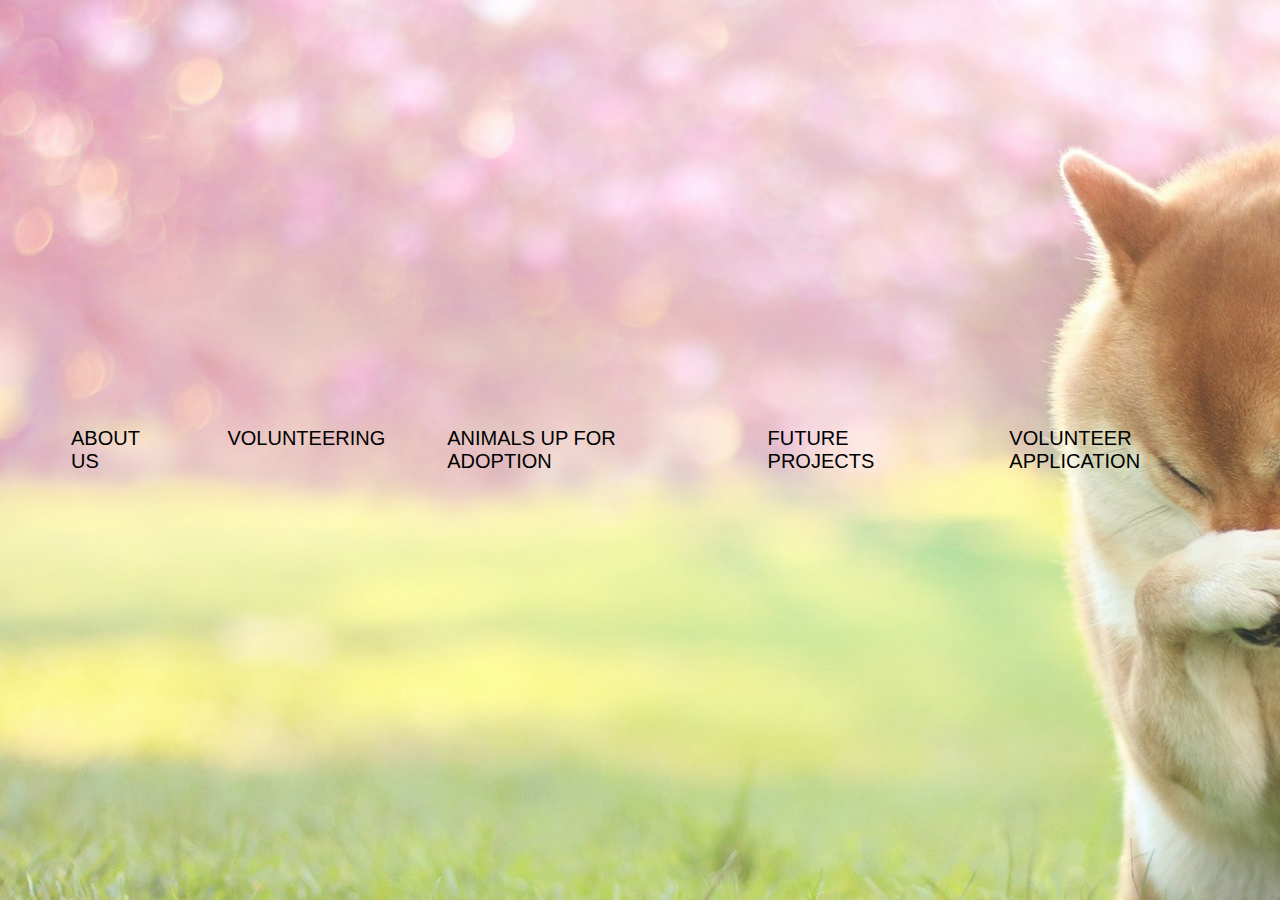
<file: index.html>
<!DOCTYPE html>
<html>
<head>
	<meta charset="utf-8">
	<title>Adoptie</title>
	<link rel="stylesheet" href="index.css">
	<style type="text/css">
	body {
	background-image: url(background.jpg);
	background-attachment: fixed;
	margin-left: 0px;
	margin-top: 0px;
	margin-right: 0px;
	margin-bottom: 0px;
}
    </style>
</head>
<body>
<ul>
	<li><a href="about.html">About us</a></li>
		<li><a href="voluntariat.html">Volunteering</a></li>
		<li><a href="animale.html">Animals up for adoption</a></li>
		<li><a href="proiect.html">Future Projects</a></li>
		<li><a href="volunteer.html">Volunteer Application</a></li>
</ul>
</body>
</html>
</file>
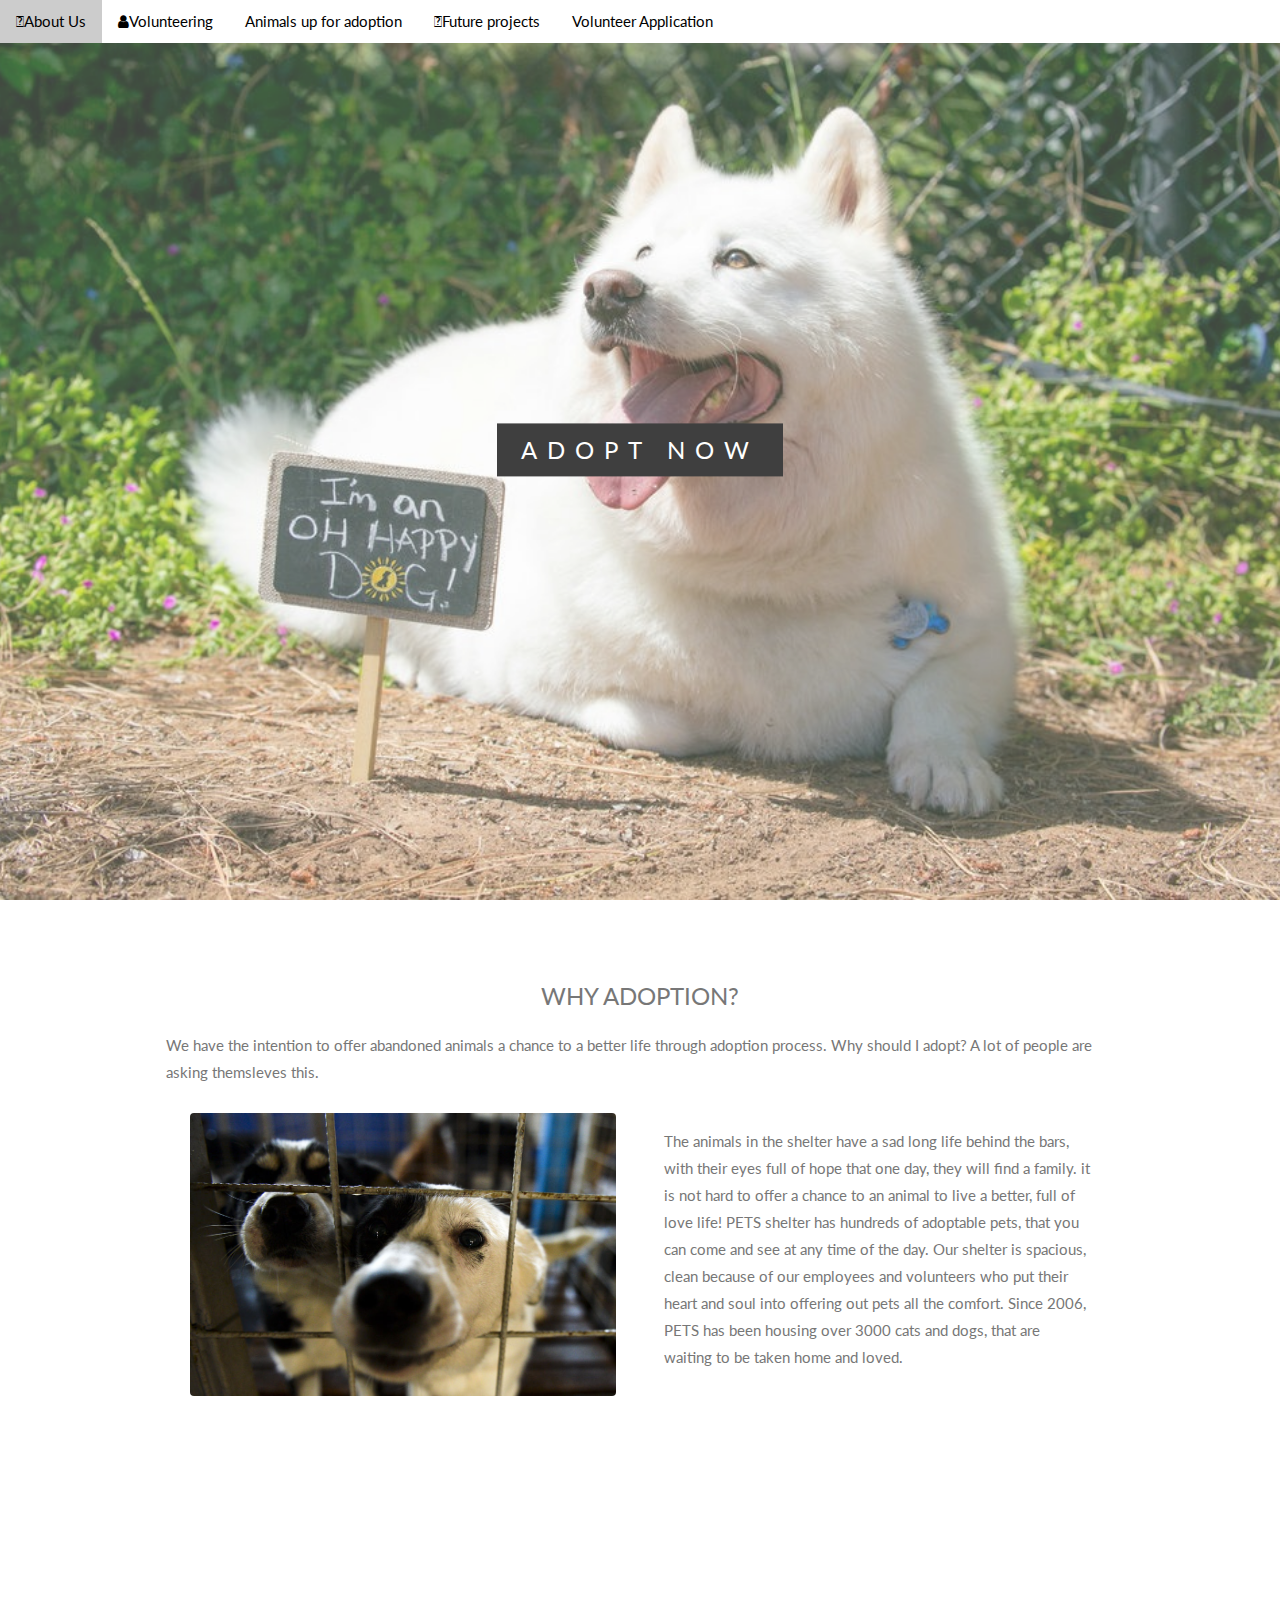
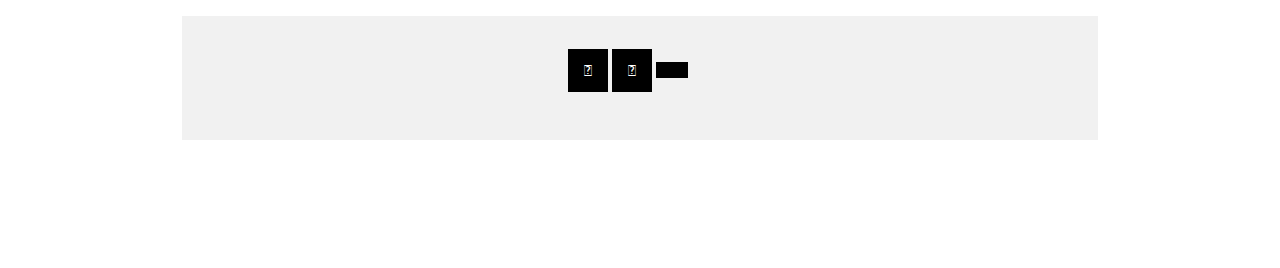
<file: about.html>
<!DOCTYPE html>
<html>
<title>About us</title>
<meta charset="UTF-8">
<meta name="viewport" content="width=device-width, initial-scale=1">
<link rel="stylesheet" href="universal.css">
<link rel="stylesheet" href="https://fonts.googleapis.com/css?family=Lato">
<link rel="stylesheet" href="https://cdnjs.cloudflare.com/ajax/libs/font-awesome/4.7.0/css/font-awesome.min.css">
<link rel='stylesheet' href='https://use.fontawesome.com/releases/v5.7.0/css/all.css' integrity='sha384-lZN37f5QGtY3VHgisS14W3ExzMWZxybE1SJSEsQp9S+oqd12jhcu+A56Ebc1zFSJ' crossorigin='anonymous'>
<link rel="icon" href="favicon.jpeg" type="image/png">
<link rel="stylesheet" href="style.css">
<style>
body,h1,h2,h3,h4,h5,h6 {font-family: "Lato", sans-serif;}
body, html {
  height: 100%;
  color: #777;
  line-height: 1.8;
}
</style>
<body>

    <!-- Navbar (sit on top) -->
  <div class="w3-top w3-white">
    <div class="w3-bar" id="myNavbar">
      <a class="w3-bar-item w3-button w3-hide-medium w3-hide-large w3-left w3-text-black" href="javascript:void(0);" onclick="toggleFunction()" title="Toggle Navigation Menu">
        <i class="fa fa-bars"></i></a>
      <a href="about.html" class="w3-bar-item w3-button w3-hide-small w3-text-black"><i class='fas fa-paw'></i>About Us</a>
      <a href="voluntariat.html" class="w3-bar-item w3-button w3-hide-small w3-text-black"><i class="fa fa-user"></i>Volunteering</a>
      <a href="animale.html" class="w3-bar-item w3-button w3-hide-small w3-text-black"><i class='fas fa-images'></i>Animals up for adoption</a>
      <a href="proiect.html" class="w3-bar-item w3-button w3-hide-small w3-text-black"><i class='fas fa-folder'></i>Future projects</a>
      <a href="volunteer.html" class="w3-bar-item w3-button w3-hide-small w3-text-black"><i class='fas fa-comment-dots'></i>Volunteer Application</a>
    </div>

    <!-- Navbar on small screens -->
    <div id="navDemo" class="w3-bar-block w3-text-black w3-hide w3-hide-large w3-hide-medium">
      <a href="about.html" class="w3-bar-item w3-button" onclick="toggleFunction()"><i class="fa fa-paw"></i>About us</a>
      <a href="voluntariat.html" class="w3-bar-item w3-button" onclick="toggleFunction()"><i class="fa fa-user"></i>Volunteering</a>
      <a href="animale.html" class="w3-bar-item w3-button" onclick="toggleFunction()"><i class='fas fa-images'></i>Animals up for adoption</a>
      <a href="proiect.html"class="w3-bar-item w3-button"onclick="toggleFunction()"><i class='fas fa-folder'></i>Projects</a>
      <a href="volunteer.html"class="w3-bar-item w3-button"onclick="toggleFunction()"><i class='fas fa-comment-dots'></i>Volunteer Application</a>
    </div>
  </div>



<!-- First Parallax Image with Logo Text -->
<div class="bgimg-1 w3-display-container w3-opacity-min" id="home">
  <div class="w3-display-middle" style="white-space:nowrap;">
    <a href="ANIMALE.html" class="w3-center w3-padding-large w3-black w3-xlarge w3-wide w3-animate-opacity"><i class='fas fa-cat'></i> ADOPT NOW <i class='fas fa-dog'></i></a>
  </div>
</div>

<!-- Container (About Section) -->
<div class="w3-content w3-container w3-padding-64" id="about">
  <h3 class="w3-center">WHY ADOPTION?</h3>
  <p>We have the intention to offer abandoned animals a chance to a better life through adoption process. Why should I adopt? A lot of people are asking themsleves this.</p>
      <div class="w3-col m6 w3-center w3-padding-large">
      <img src="cutu_cutu.jpg" class="w3-round w3-image" alt="Photo of Me" width="500" height="333">
    </div>

    <!-- Hide this text on small devices -->
    <div class="w3-col m6 w3-padding-large">
      <p>The animals in the shelter have a sad long life behind the bars, with their eyes full of hope that one day, they will find a family. it is not hard to offer a chance to an animal to live a better, full of love life! PETS shelter has hundreds of adoptable pets, that you can come and see at any time of the day. Our shelter is spacious, clean because of our employees and volunteers who put their heart and soul into offering out pets all the comfort. Since 2006, PETS has been housing over 3000 cats and dogs, that are waiting to be taken home and loved.</p>
    </div>
    <div class="w3-content w3-container w3-padding-64" id="about">
      <p></p>
      <p></p>
    </div>
<!--Footer-->
      <footer class="w3-container w3-padding-64 w3-center ">
       <div class="w3-light-grey w3-container w3-padding-32" style="margin-top:65px;padding-right:40px">
         <div class="w3-container">
           <button class="w3-button w3-black w3-margin-bottom" onclick="document.getElementById('telefon').style.display='block'"><i class="fas fa-phone"></i></button>
           <button class="w3-button w3-black w3-margin-bottom" onclick="document.getElementById('email').style.display='block'"><i class="fas fa-envelope"></i></button>
           <button class="w3-button w3-black w3-margin-bottom" onclick="document.getElementById('locatie').style.display='block'"><i class="fas fa-map-marker-alt"></i></button>
        </div>

         <div id="telefon" class="w3-modal">
           <div class="w3-modal-content w3-animate-top w3-card-4">
             <header class="w3-container w3-white w3-center w3-padding-32">
               <span onclick="document.getElementById('telefon').style.display='none'"class="w3-button w3-white w3-large w3-display-topright">×</span>
               <h3><i class='fas fa-phone'></i>&ensp;TELEPHONE</h3>
             </header>
             <div class="w3-container">
               <p><lable><b>Telephone:</b> 0735798568</lable> </p>
               <p><lable><b>Fax:</b> 0735798668</lable> </p>

             </div>
           </div>
         </div>

         <div id="email" class="w3-modal">
           <div class="w3-modal-content w3-animate-top w3-card-4">
             <header class="w3-container w3-white w3-center w3-padding-32">
               <span onclick="document.getElementById('email').style.display='none'"class="w3-button w3-white w3-large w3-display-topright">×</span>
               <h3><i class='fas fa-envelope'></i>&ensp;EMAIL</h3>
             </header>
             <div class="w3-container">
               <p><lable><b>Email:</b> petsshelter@yahoo.com</lable> </p>
             </div>
           </div>
         </div>

         <div id="locatie" class="w3-modal">
           <div class="w3-modal-content w3-animate-top w3-card-4">
             <header class="w3-container w3-white w3-center w3-padding-32">
               <span onclick="document.getElementById('locatie').style.display='none'"class="w3-button w3-white w3-large w3-display-topright">×</span>
               <h3><i class='fas fa-map-marker-alt'></i>&ensp;LOCATION</h3>
             </header>
             <div class="w3-container">
               <p><iframe src="https://www.google.com/maps/embed?pb=!1m18!1m12!1m3!1d2785.744977313226!2d21.19272431508138!3d45.71615272461787!2m3!1f0!2f0!3f0!3m2!1i1024!2i768!4f13.1!3m3!1m2!1s0x47455cf8da48627f%3A0x91480b381e770913!2sCalea+%C8%98agului+136%2C+Timi%C8%99oara!5e0!3m2!1sro!2sro!4v1554045812499!5m2!1sro!2sro" width="400" height="300" frameborder="0" style="border:0" allowfullscreen></iframe></p>
             </div>
           </div>
         </div>


<script>



window.onscroll = function() {myFunction()};
function myFunction() {
    var navbar = document.getElementById("myNavbar");
    if (document.body.scrollTop > 100 || document.documentElement.scrollTop > 100) {
        navbar.className = "w3-bar" + " w3-card" + " w3-animate-top" + " w3-white";
    } else {
        navbar.className = navbar.className.replace(" w3-card w3-animate-top w3-white", "");
    }
}


function toggleFunction() {
    var x = document.getElementById("navDemo");
    if (x.className.indexOf("w3-show") == -1) {
        x.className += " w3-show";
    } else {
        x.className = x.className.replace(" w3-show", "");
    }
}

// When the user clicks anywhere outside of the modal, close it
var modal1 = document.getElementById('email');
var modal2 = document.getElementById('locatie');
var modal3 = document.getElementById('telefon');

window.onclick = function(event) {
  if (event.target == modal1) {
    modal1.style.display = "none";
  }
  if (event.target == modal2) {
    modal2.style.display = "none";
  }
  if (event.target == modal3) {
    modal3.style.display = "none";
  }
}



</script>

</body>
</html>
</file>
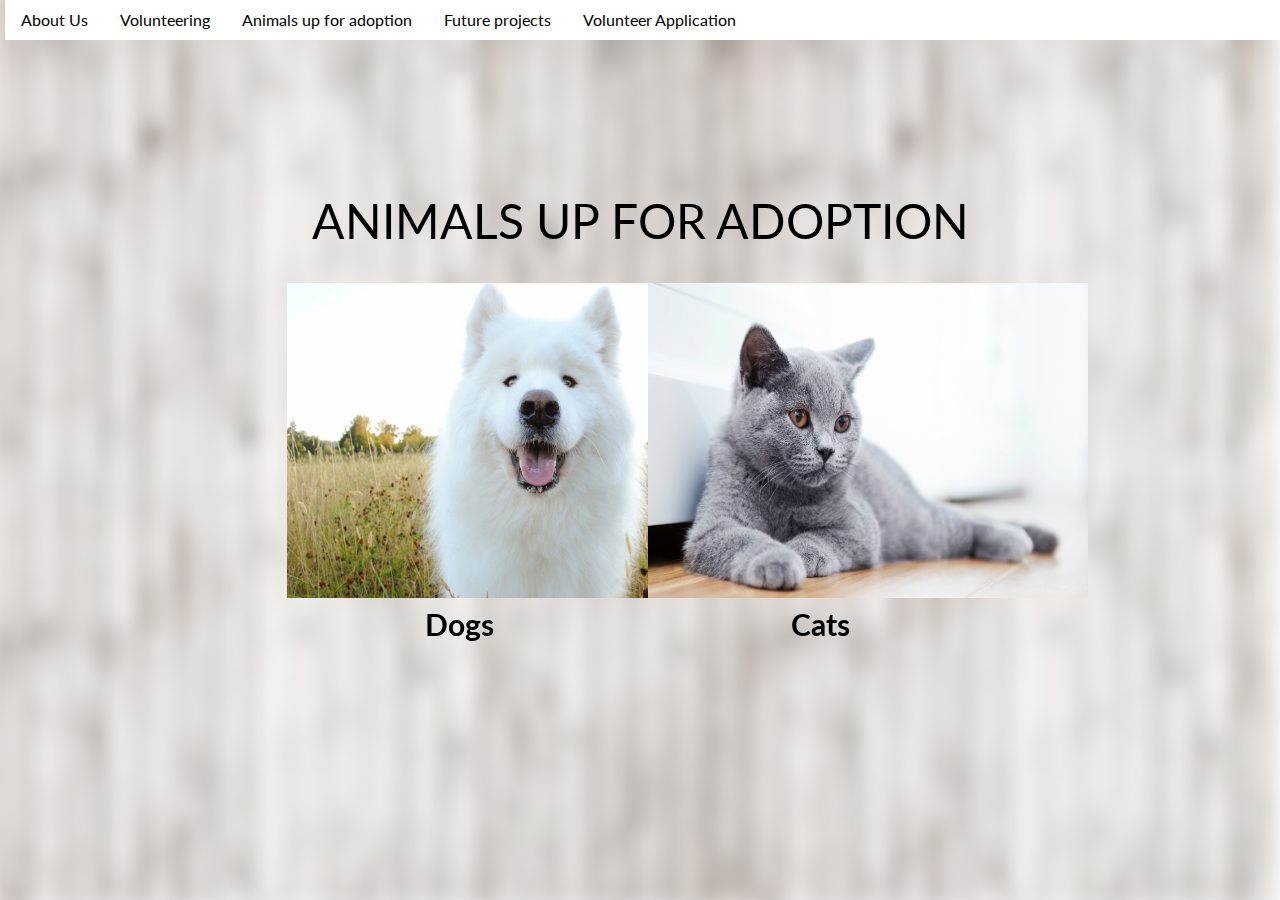
<file: animale.html>
<!DOCTYPE html>
<html lang="ro">
<title>Animals</title>
<meta charset="UTF-8">
<meta name="viewport" content="width=device-width, initial-scale=1">
<link rel="stylesheet" href="https://www.w3schools.com/w3css/4/w3.css">
<link rel="stylesheet" href="https://fonts.googleapis.com/css?family=Lato">
<link rel='stylesheet' href='https://use.fontawesome.com/releases/v5.7.0/css/all.css' integrity='sha384-lZN37f5QGtY3VHgisS14W3ExzMWZxybE1SJSEsQp9S+oqd12jhcu+A56Ebc1zFSJ' crossorigin='anonymous'>
<link rel="icon" href="favicon.jpeg" type="image/png">
<style>
body,h1,h2,h3,h4,h5 {font-family: "Lato", sans-serif}
body {font-size:16px;}
.w3-half img{margin-bottom:-6px;margin-top:16px;cursor:pointer}
body {
  margin-left: 5px;
  margin-top: 100px;
  margin-right: 5px;
  margin-bottom: 50px;
}
a{
  text-decoration: none;
}
#backgroundimage
{
   height: auto;
   left: -8px;
   margin: 0;
   height:calc(100% + 16px);
   width:calc(400px + 16px);
   padding: 0;
   position: fixed;
   top: -8px;
   width: 100%;
   z-index: -1;
   -webkit-filter: blur(10px);
  -moz-filter: blur(10pxpx);
 }
}
</style>
<body>
<img id="backgroundimage" src="lemn1.jpg" border="0" alt="">



  <!-- Navbar (sit on top) -->
  <div class="w3-top w3-white">
    <div class="w3-bar" id="myNavbar">
      <a class="w3-bar-item w3-button w3-hide-medium w3-hide-large w3-left w3-text-black" href="javascript:void(0);" onclick="toggleFunction()" title="Toggle Navigation Menu">
        <i class="fa fa-bars"></i></a>
      <a href="about.html" class="w3-bar-item w3-button w3-hide-small w3-text-black"><i class='fas fa-paw'></i>About Us</a>
      <a href="voluntariat.html" class="w3-bar-item w3-button w3-hide-small w3-text-black"><i class="fa fa-user"></i>Volunteering</a>
      <a href="animale.html" class="w3-bar-item w3-button w3-hide-small w3-text-black"><i class='fas fa-images'></i>Animals up for adoption</a>
      <a href="proiect.html" class="w3-bar-item w3-button w3-hide-small w3-text-black"><i class='fas fa-folder'></i>Future projects</a>
      <a href="volunteer.html" class="w3-bar-item w3-button w3-hide-small w3-text-black"><i class='fas fa-comment-dots'></i>Volunteer Application</a>
    </div>

    <!-- Navbar on small screens -->
    <div id="navDemo" class="w3-bar-block w3-text-black w3-hide w3-hide-large w3-hide-medium">
      <a href="about.html" class="w3-bar-item w3-button" onclick="toggleFunction()"><i class="fa fa-paw"></i>About us</a>
      <a href="voluntariat.html" class="w3-bar-item w3-button" onclick="toggleFunction()"><i class="fa fa-user"></i>Volunteering</a>
      <a href="animale.html" class="w3-bar-item w3-button" onclick="toggleFunction()"><i class='fas fa-images'></i>Animals up for adoption</a>
      <a href="proiect.html"class="w3-bar-item w3-button"onclick="toggleFunction()"><i class='fas fa-folder'></i>Projects</a>
      <a href="volunteer.html"class="w3-bar-item w3-button"onclick="toggleFunction()"><i class='fas fa-comment-dots'></i>Volunteer Application</a>
    </div>
  </div>


<!-- !PAGE CONTENT! -->
<div class="w3-main" style="margin-left:250px;margin-right:250px">

  <!-- Header -->
  <div class="w3-container" style="margin-top:0px" id="showcase">
    <div class="w3-container" id="services" style="margin-top:75px">
    <h1 class="w3-xxxlarge w3-text-black w3-center"><i class='fas fa-dog'></i><span>ANIMALS UP FOR ADOPTION</span><i class='fas fa-cat'></i></h1>
  </div>

  <!-- Photo grid (modal) -->
  <div class="w3-row-padding">
    <div class="w3-half">
      <a href="talii.html">
        <img src="catel.jpg" style="width:440px; height:315px" /></a>
      <h2 class="w3-center"><b><a href="talii.html"><i class='fas fa-dog'></i>Dogs</a></b></h2>
        </div>

    <div class="w3-half">
      <a href="pisici.html">
        <img src="pisica.jpg" style="width:440px; height:315px" /></a>
      <h2 class="w3-center"><b><a href="pisici.html">Cats</a><i class='fas fa-cat'></i></b></h2>
         </div>
  </div>
</div>
</body>
</html>
</file>
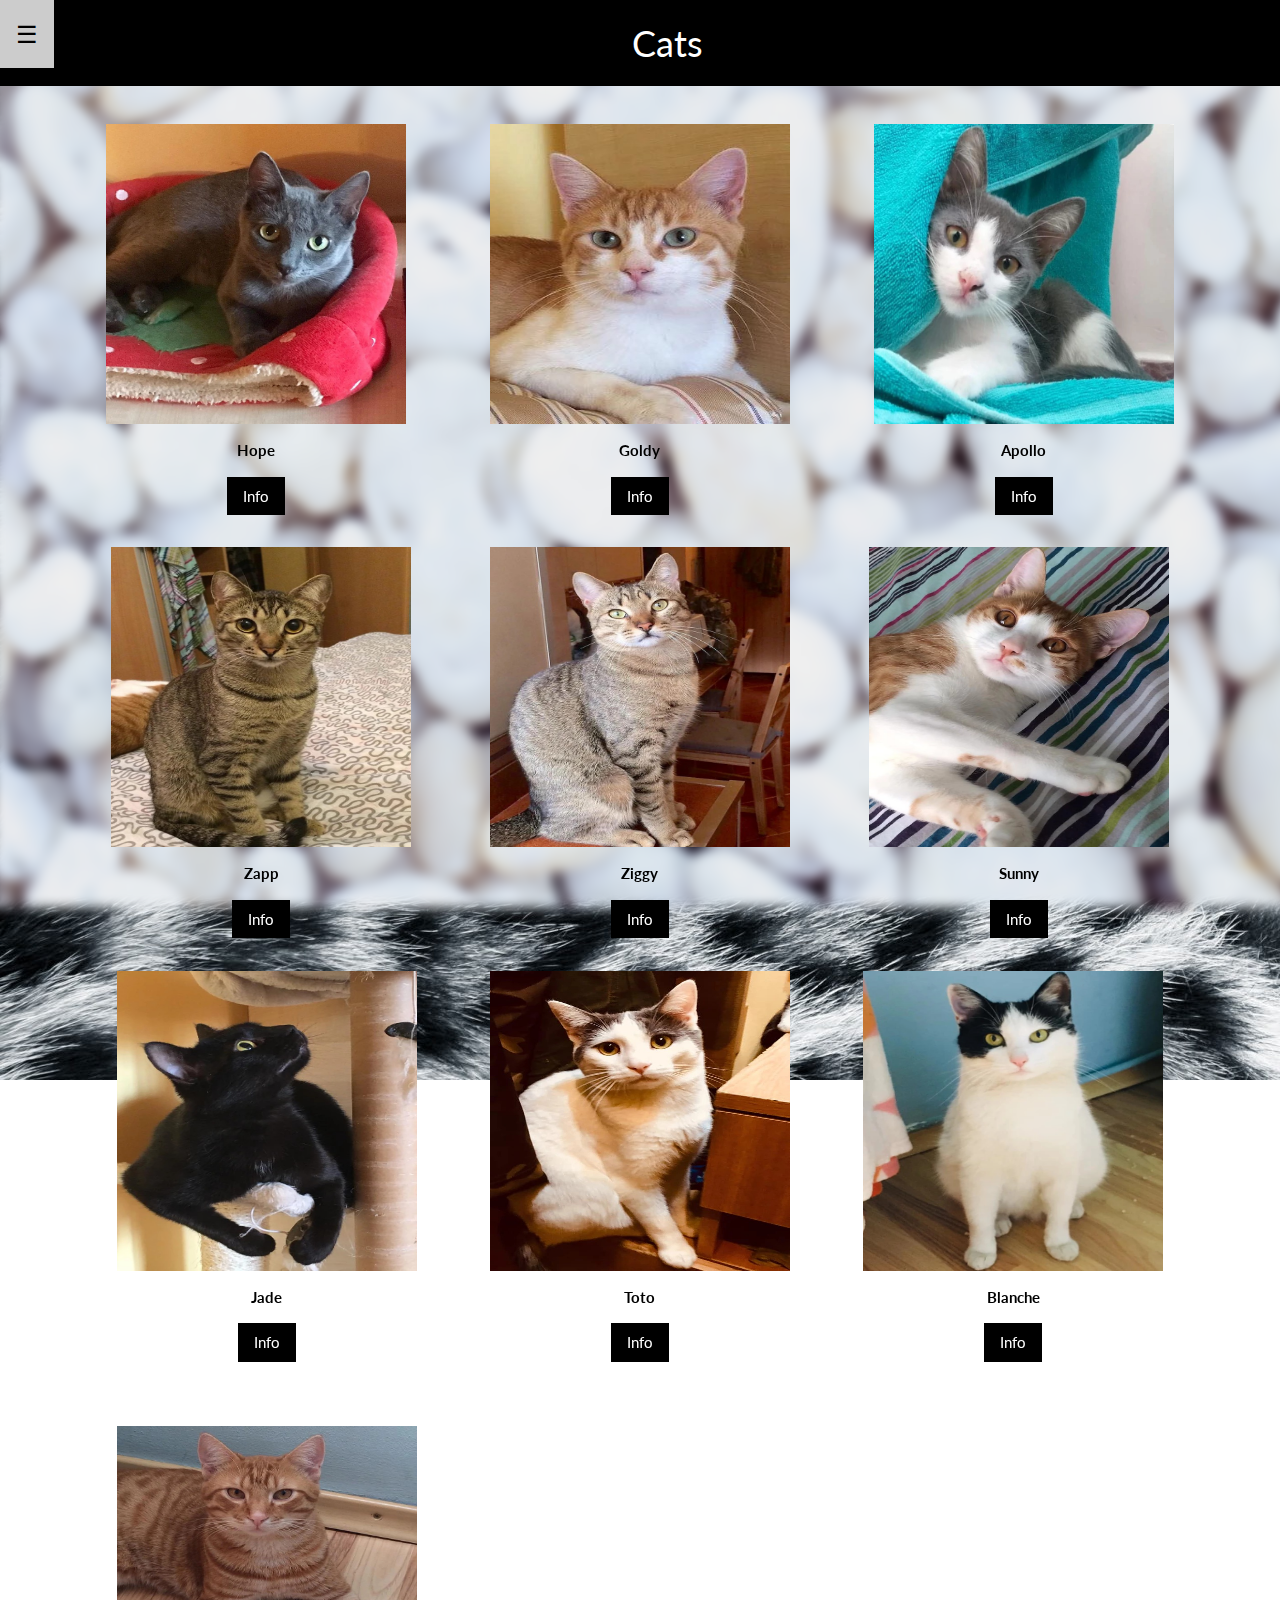
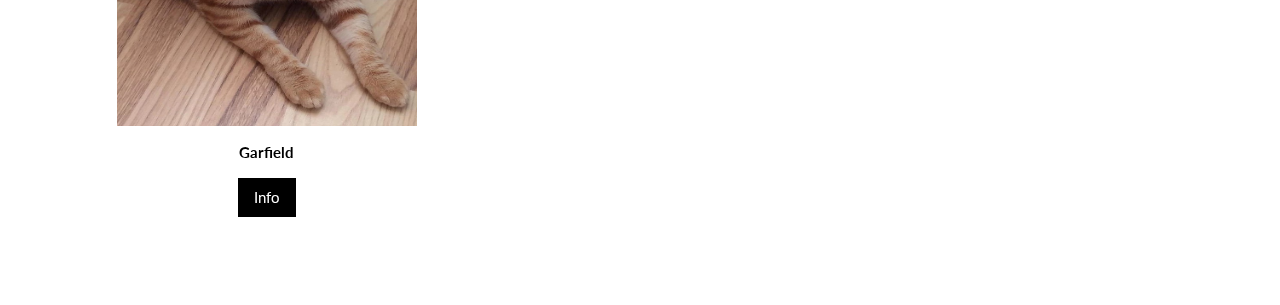
<file: pisici.html>
<!DOCTYPE html>
<html>
<title>Animale pentru Adoptie</title>
<meta charset="UTF-8">
<meta name="viewport" content="width=device-width, initial-scale=1">
<link rel="stylesheet" href="universal.css">
<link rel="stylesheet" href="https://fonts.googleapis.com/css?family=Lato">
<link rel='stylesheet' href='https://use.fontawesome.com/releases/v5.7.0/css/all.css' integrity='sha384-lZN37f5QGtY3VHgisS14W3ExzMWZxybE1SJSEsQp9S+oqd12jhcu+A56Ebc1zFSJ' crossorigin='anonymous'>
<link rel="icon" href="favicon.jpeg" type="image/png">

<style>
body,h1,h2,h3,h4,h5,h6 {font-family: "Lato", sans-serif}
.w3-bar-block .w3-bar-item {padding:20px}
body{
  background-image: url(blanap.jpeg);
  background-repeat: no-repeat;
  background-attachment: fixed;
}
#more {
  display: none;
}
#backgroundimage
{
   height: auto;
   left: -8px;
   right: -8px;
   margin: 0;
   height:calc(100% + 16px);
   width:calc(500px + 16px);
   padding: 0;
   position: fixed;
   top: -8px;
   width: 102%;
   z-index: -1;
   -webkit-filter: blur(6px);
  -moz-filter: blur(6pxpx);
 }
}
</style>
<body>
<img id="backgroundimage" src="pietre.jpeg" border="0" alt="">

<!-- Sidebar (hidden by default) -->
<nav class="w3-sidebar w3-bar-block w3-card w3-top w3-xlarge w3-animate-left" style="background-color: black;display:none;z-index:2;width:20%;min-width:200px" id="mySidebar">
  <a href="javascript:void(0)" onclick="w3_close()" class="w3-bar-item w3-button w3-text-white"><i class='fas fa-chevron-right'></i>Close</a>
  <a href="talii.html" onclick="w3_close()" class="w3-bar-item w3-button w3-text-white"><i class='fas fa-dog'></i>Dogs</a>
  <a href="pisici.html" onclick="w3_close()" class="w3-bar-item w3-button w3-text-white"><i class='fas fa-cat'></i>Cats</a>
  <a href="about.html" onclick="w3-close()" class="w3-bar-item w3-button w3-text-white"><i class='fas fa-home'></i>Home</a>
</nav>

<!-- Top menu -->
<div class="w3-top">
  <div class=" w3-xlarge" style="background-color:black;max-width:1300px;margin:auto">
    <div class="w3-button w3-padding-16 w3-left w3-text-white" onclick="w3_open()">☰</div>
    <div class="w3-center w3-padding-16 w3-xxlarge w3-text-white">Cats</div>
  </div>
</div>

<!-- !PAGE CONTENT! -->
<div class="w3-main w3-content w3-padding" style="opacity: auto;; max-width:1200px;margin-top:100px">

  <!-- First Photo Grid-->
  <div class="w3-row-padding w3-padding-16 w3-center" id="caini">
<!--Hope-->
    <div class="w3-third w3-margin-bottom">
      <img src="hope.jpeg" alt="Hope" style="width:300px; height:300px">
      <div class="w3-container w3-clear">
        <p><b>Hope</b></p>
      <button class="w3-button w3-black w3-margin-bottom" onclick="document.getElementById('maiMulte').style.display='block'">Info</button>

    </div>
    </div>
    <div id="maiMulte" class="w3-modal">
      <div class="w3-modal-content w3-animate-top w3-card-4">
        <header class="w3-container w3-black w3-center w3-padding-32">
          <span onclick="document.getElementById('maiMulte').style.display='none'"
         class="w3-button w3-black w3-large w3-display-topright">×</span>
          <h2><i class='fas fa-cat'></i>HOPE</h2>
        </header>
        <div class="w3-container">
          <p><lable><b>Vârstă:</b> 9 luni</lable> </p>
          <p><lable><b>Sex:</b> Femelă</lable> </p>
          <p><label><b>Comportament:</b> Iubitoare și ascultătoare</label</p>
          <p><label><b>Vaccin:</b> Vaccinată,microcipata,sterilizată,deparazitată</label></p>
          <p><label>Minune cu blăniță în vârstă de 9 luni caută căsuță cu un om bun și responsabil. Este dulce, lipicioasă, vine și se așează cu lăbuțele pe noi, ne pupa și ne spală mâinile așa cum fac cățeii.Acum se bucură de viață pt că ea din păcate ea cunoscut ce înseamnă pericolele, durerea, suferința...A trecut pe lângă moarte și doar printr-un miracol trăiește.Ea are nevoie de multă dragoste și de o familie iubitoare.</label></p>
        </div>
      </div>
    </div>
<!--Goldy-->
    <div class="w3-third w3-margin-bottom">
      <img src="goldy.jpeg" alt="Goldy" style="width:300px; height:300px">
      <div class="w3-container w3-clear">
        <p><b>Goldy</b></p>
      <button class="w3-button w3-black w3-margin-bottom" onclick="document.getElementById('maiMulte1').style.display='block'">Info</button>

    </div>
    </div>
    <div id="maiMulte1" class="w3-modal">
      <div class="w3-modal-content w3-animate-top w3-card-4">
        <header class="w3-container w3-black w3-center w3-padding-32">
          <span onclick="document.getElementById('maiMulte1').style.display='none'"
         class="w3-button w3-black w3-large w3-display-topright">×</span>
          <h2><i class='fas fa-cat'></i>GOLDY</h2>
        </header>
        <div class="w3-container">
          <p><lable><b>Vârstă:</b> 3 ani și 6 luni</lable> </p>
          <p><lable><b>Sex:</b> Mascul</lable> </p>
          <p><label><b>Comportament:</b> Lipicios si afectuos</label</p>
          <p><label><b>Vaccin:</b> Vaccinat,deparazitat,microcipat</label></p>
          <p><label>Goldy un motănaș minune-foarte lipicios și atașat de oameni, vorbăreț și torcacios. Are o personalitate deosebită, ne urmărește prin casă și vorbește cu noi, ne prinde mână ușor cu lăbuță lui pentru a-i acordă afecțiune încât ne topește efectiv și când ajungem acasă ne întâmpina la ușă precum un cățeluș. Goldy are nevoie de un om care să își petreca suficient timp cu el și /sau să aibă încă o pisicuță drept companion.</label></p>
        </div>
      </div>
    </div>
<!--Apollo-->
    <div class="w3-third w3-margin-bottom">
  <img src="apollo.jpeg" alt="Apollo" style="width:300px; height:300px">
  <div class="w3-container w3-clear">
    <p><b>Apollo</b></p>
  <button class="w3-button w3-black w3-margin-bottom" onclick="document.getElementById('maiMulte2').style.display='block'">Info</button>
    </div>
    </div>
    <div id="maiMulte2" class="w3-modal">
  <div class="w3-modal-content w3-animate-top w3-card-4">
    <header class="w3-container w3-black w3-center w3-padding-32">
      <span onclick="document.getElementById('maiMulte2').style.display='none'"
     class="w3-button w3-black w3-large w3-display-topright">×</span>
      <h2><i class='fas fa-cat'></i>APOLLO</h2>
    </header>
    <div class="w3-container">
      <p><lable><b>Vârstă:</b> 5 luni</lable> </p>
      <p><lable><b>Sex:</b> Mascul</lable> </p>
      <p><label><b>Comportament:</b> Jucăuș și afectuos </label</p>
      <p><label><b>Vaccin:</b> Vaccinat,deparazitat,microcipat </label></p>
      <p><label>Este dulce, cald, iubitor, toarce la fiecare atingere, se bucură de mângâieri și se cuibărește lângă om pentru a primi afecțiune, este jucăuș dar fără să fie energic, nu e un motănel care devastează casă ... doar sufletul omului cu candoarea și iubirea lui. Are 5 luni, este deparazitat și vaccinat și îi căutăm familie iubitoare și responsabilă.</label></p>
    </div>
  </div>
</div>
<!-- Second Photo Grid-->
<div class="w3-row-padding w3-padding-16 w3-center" id="caini">
<!--Zapp-->
  <div class="w3-third w3-margin-bottom">
    <img src="zapp.jpeg" alt="Ambra" style="width:300px; height:300px">
    <div class="w3-container w3-clear">
      <p><b>Zapp</b></p>
    <button class="w3-button w3-black w3-margin-bottom" onclick="document.getElementById('maiMulte3').style.display='block'">Info</button>
  </div>
  </div>
  <div id="maiMulte3" class="w3-modal">
    <div class="w3-modal-content w3-animate-top w3-card-4">
      <header class="w3-container w3-black w3-center w3-padding-32">
        <span onclick="document.getElementById('maiMulte3').style.display='none'"
       class="w3-button w3-black w3-large w3-display-topright">×</span>
        <h2><i class='fas fa-cat'></i>ZAPP</h2>
      </header>
      <div class="w3-container">
        <p><lable><b>Vârstă:</b> 3 ani</lable> </p>
        <p><lable><b>Sex:</b> Mascul</lable> </p>
        <p><label><b>Comportament:</b> Calm și timid</label</p>
        <p><label><b>Vaccin:</b> Vaccinat,deparazitat,microcipat</label></p>
        <p><label> Zapp are o alură specială și o fire destul de timidă.
 Provocarea este să vezi sufletul lui frumos, să îl iei acasă și, cu dragoste și răbdare, să-l transformi în cel mai cool motan și jucăuș cum este el când se simte în siguranță și iubit. Îndrăzneții sunt așteptați cu ochișorii mari și inimioara plină de emoție de tigratul Zapp.</label></p>
      </div>
    </div>
  </div>
<!--Ziggy-->
  <div class="w3-third w3-margin-bottom">
    <img src="ziggy.jpeg" alt="Ziggy" style="width:300px; height:300px">
    <div class="w3-container w3-clear">
      <p><b>Ziggy</b></p>
    <button class="w3-button w3-black w3-margin-bottom" onclick="document.getElementById('maiMulte4').style.display='block'">Info</button>

  </div>
  </div>
  <div id="maiMulte4" class="w3-modal">
    <div class="w3-modal-content w3-animate-top w3-card-4">
      <header class="w3-container w3-black w3-center w3-padding-32">
        <span onclick="document.getElementById('maiMulte4').style.display='none'"
       class="w3-button w3-black w3-large w3-display-topright">×</span>
        <h2><i class='fas fa-cat'></i>ZIGGY</h2>
      </header>
      <div class="w3-container">
        <p><lable><b>Vârstă:</b> 2 ani</lable> </p>
        <p><lable><b>Sex:</b> Mascul</lable> </p>
        <p><label><b>Comportament:</b> Afectuos și lipicios</label</p>
        <p><label><b>Vaccin:</b> Vaccinat,deparazitat,microcipat</label></p>
        <p><label>Ziggy est un motan frumușel, atletic, afectuos, lipicios,  jucăuș, îi plac jucăriile, dar în egală măsură îi  place să își petrec timpul și cu alte pisicuțe.</label></p>
      </div>
    </div>
  </div>
<!--Sunny-->
  <div class="w3-third w3-margin-bottom">
<img src="sunny.jpeg" alt="Sunny" style="width:300px; height:300px">
<div class="w3-container w3-clear">
  <p><b>Sunny</b></p>
<button class="w3-button w3-black w3-margin-bottom" onclick="document.getElementById('maiMulte5').style.display='block'">Info</button>
  </div>
  </div>
  <div id="maiMulte5" class="w3-modal">
<div class="w3-modal-content w3-animate-top w3-card-4">
  <header class="w3-container w3-black w3-center w3-padding-32">
    <span onclick="document.getElementById('maiMulte5').style.display='none'"
   class="w3-button w3-black w3-large w3-display-topright">×</span>
    <h2><i class='fas fa-cat'></i>SUNNY</h2>
  </header>
  <div class="w3-container">
    <p><lable><b>Vârstă:</b> 2 ani</lable> </p>
    <p><lable><b>Sex:</b> Mascul </lable> </p>
    <p><label><b>Comportament:</b> Iubitor și calm</label</p>
    <p><label><b>Vaccin:</b> Vaccinat,deparazitat,microcipat </label></p>
    <p><label>Sunny este un motan blând, bun, calm, lipicios, torcacios și jucăuș atunci când are ocazia... Sunny este genul de "motan Zen", are o personalitate plăcută, afectuoasă și echilibrată, ne caută și are un fel minunat de a ne privi fix în ochi și de a comunică cu noi, în plus se înțelege de minune cu alte pisici. Sunny a fost găsit într-o seară în fața unui magazin alimentar, miorlăia și căuta prezentă umană.</label></p>
  </div>
</div>
</div>
<!-- Third Photo Grid-->
<div class="w3-row-padding w3-padding-16 w3-center" id="caini">
<!--Jade-->
  <div class="w3-third w3-margin-bottom">
    <img src="jade.jpeg" alt="Jade" style="width:300px; height:300px">
    <div class="w3-container w3-clear">
      <p><b>Jade</b></p>
    <button class="w3-button w3-black w3-margin-bottom" onclick="document.getElementById('maiMulte6').style.display='block'">Info</button>

  </div>
  </div>
  <div id="maiMulte6" class="w3-modal">
    <div class="w3-modal-content w3-animate-top w3-card-4">
      <header class="w3-container w3-black w3-center w3-padding-32">
        <span onclick="document.getElementById('maiMulte6').style.display='none'"
       class="w3-button w3-black w3-large w3-display-topright">×</span>
        <h2><i class='fas fa-cat'></i>JADE</h2>
      </header>
      <div class="w3-container">
        <p><lable><b>Vârstă:</b> 2 ani și 4 luni   </lable> </p>
        <p><lable><b>Sex:</b> Femelă </lable> </p>
        <p><label><b>Comportament:</b> Iubitoare și ascultătoare </label</p>
        <p><label><b>Vaccin:</b> Vaccinată,deparazitată,microcipata  </label></p>
        <p><label>ade a fost salvat din stradă pe timpul unei ierni foarte dure. Stătea și mieuna în fața unui magazin, era răcită și caută un om să o salveze. A fost la locul potrivit la momentul potrivit pentru că nu am stat pe gânduri și am luat-o în grijă noastră. Jade este o pisicuță jucăușă, dornică de afecțiune și torcacioasa când este mângâiată.</label></p>
      </div>
    </div>
  </div>
  <!--Toto-->
      <div class="w3-third w3-margin-bottom">
        <img src="toto.jpeg" alt="Papi" style="width:300px; height:300px">
        <div class="w3-container w3-clear">
          <p><b>Toto</b></p>
        <button class="w3-button w3-black w3-margin-bottom" onclick="document.getElementById('maiMulte7').style.display='block'">Info</button>

      </div>
      </div>
      <div id="maiMulte7" class="w3-modal">
        <div class="w3-modal-content w3-animate-top w3-card-4">
          <header class="w3-container w3-black w3-center w3-padding-32">
            <span onclick="document.getElementById('maiMulte7').style.display='none'"
           class="w3-button w3-black w3-large w3-display-topright">×</span>
            <h2><i class='fas fa-cat'></i>TOTO</h2>
          </header>
          <div class="w3-container">
            <p><lable><b>Vârstă:</b> 8 luni</lable> </p>
            <p><lable><b>Sex:</b> Mascul</lable> </p>
            <p><label><b>Comportament:</b> Afectuos și calm</label</p>
            <p><label><b>Vaccin:</b> Vaccinat,deparazitat,microcipat </label></p>
            <p><label>Bulgăraș de zăpadă de adoptat și de iubit! Este dulce, afectuos și jucăuș și adoră mângâierile. Ca semn distinctiv, are o inimioară pe blăniță. Se înțelege de minune cu alte pisicuțe, motiv pt care dorim să-i găsim o familie care să mai aibă cel puțin o pisicuță cu care să se joace și să-și petreacă timpul când familia e la serviciu. Are 8 luni, este deparazitat și vaccinat și urmează a fi castrat.</label></p>
          </div>
        </div>
      </div>
      <!--Blanche-->
          <div class="w3-third w3-margin-bottom">
            <img src="blanche.jpeg" alt="Blanche" style="width:300px; height:300px">
            <div class="w3-container w3-clear">
              <p><b>Blanche</b></p>
            <button class="w3-button w3-black w3-margin-bottom" onclick="document.getElementById('maiMulte8').style.display='block'">Info</button>

          </div>
          </div>
          <div id="maiMulte8" class="w3-modal">
            <div class="w3-modal-content w3-animate-top w3-card-4">
              <header class="w3-container w3-black w3-center w3-padding-32">
                <span onclick="document.getElementById('maiMulte8').style.display='none'"
               class="w3-button w3-black w3-large w3-display-topright">×</span>
                <h2><i class='fas fa-cat'></i>BLANCHE</h2>
              </header>
              <div class="w3-container">
                <p><lable><b>Vârstă:</b> 1 an</lable> </p>
                <p><lable><b>Sex:</b> Femelă</lable> </p>
                <p><label><b>Comportament:</b> Iubitoare și ascultătoare </label</p>
                <p><label><b>Vaccin:</b> Vaccinată,deparazitată,microcipata</label></p>
                <p><label>Frumoasă ca un fulg de nea, Blanche este o minune de pisicuță în vârstă de un an de zile pe care am salvat-o din stradă cu vreo lună de zile urmă. Este afectuoasă și cuminte dar și jucăușă dacă are ocazia. Îi place să frământe păturica și să fie mângâiată și alintată. Îi căutăm familie iubitoare și responsabilă în Timișoara. Blanche este deparazitată, vaccinată și va fi sterilizată în curând</label></p>
              </div>
            </div>
          </div>

</div>
<!-- Forth Photo Grid-->
<div class="w3-row-padding w3-padding-16 w3-center" id="caini">
<!--Garfiled-->
  <div class="w3-third w3-margin-bottom">
    <img src="garfield.jpeg" alt="Alma" style="width:300px; height:300px">
    <div class="w3-container w3-clear">
      <p><b>Garfield</b></p>
    <button class="w3-button w3-black w3-margin-bottom" onclick="document.getElementById('maiMulte9').style.display='block'">Info</button>

  </div>
  </div>
  <div id="maiMulte9" class="w3-modal">
    <div class="w3-modal-content w3-animate-top w3-card-4">
      <header class="w3-container w3-black w3-center w3-padding-32">
        <span onclick="document.getElementById('maiMulte9').style.display='none'"
       class="w3-button w3-black w3-large w3-display-topright">×</span>
        <h2><i class='fas fa-cat'></i>GARFIELD</h2>
      </header>
      <div class="w3-container">
        <p><lable><b>Vârstă:</b> 3 ani</lable> </p>
        <p><lable><b>Sex:</b> Mascul</lable> </p>
        <p><label><b>Comportament:</b> Calm si iubitor</label</p>
        <p><label><b>Vaccin:</b> Vaccinat,deparazitat,microcipat</label></p>
        <p><label>Garfield este un motan așa de frumos și lipicios dar până acum fără noroc. Fratelui lui, Silver, a fost adoptat cu multe luni în urmă în timp ce Garfield încă așteaptă o familie responsabilă ...dacă se poate să aibă drept companie și o altă pisică ar fi minunat, întrucât el iubește oamenii și pisicile în egală măsură</label></p>
      </div>
    </div>
  </div>


</div>

<script>
// Script to open and close sidebar
function w3_open() {
  document.getElementById("mySidebar").style.display = "block";
}

function w3_close() {
  document.getElementById("mySidebar").style.display = "none";
}
</script>

</body>
</html>
</file>
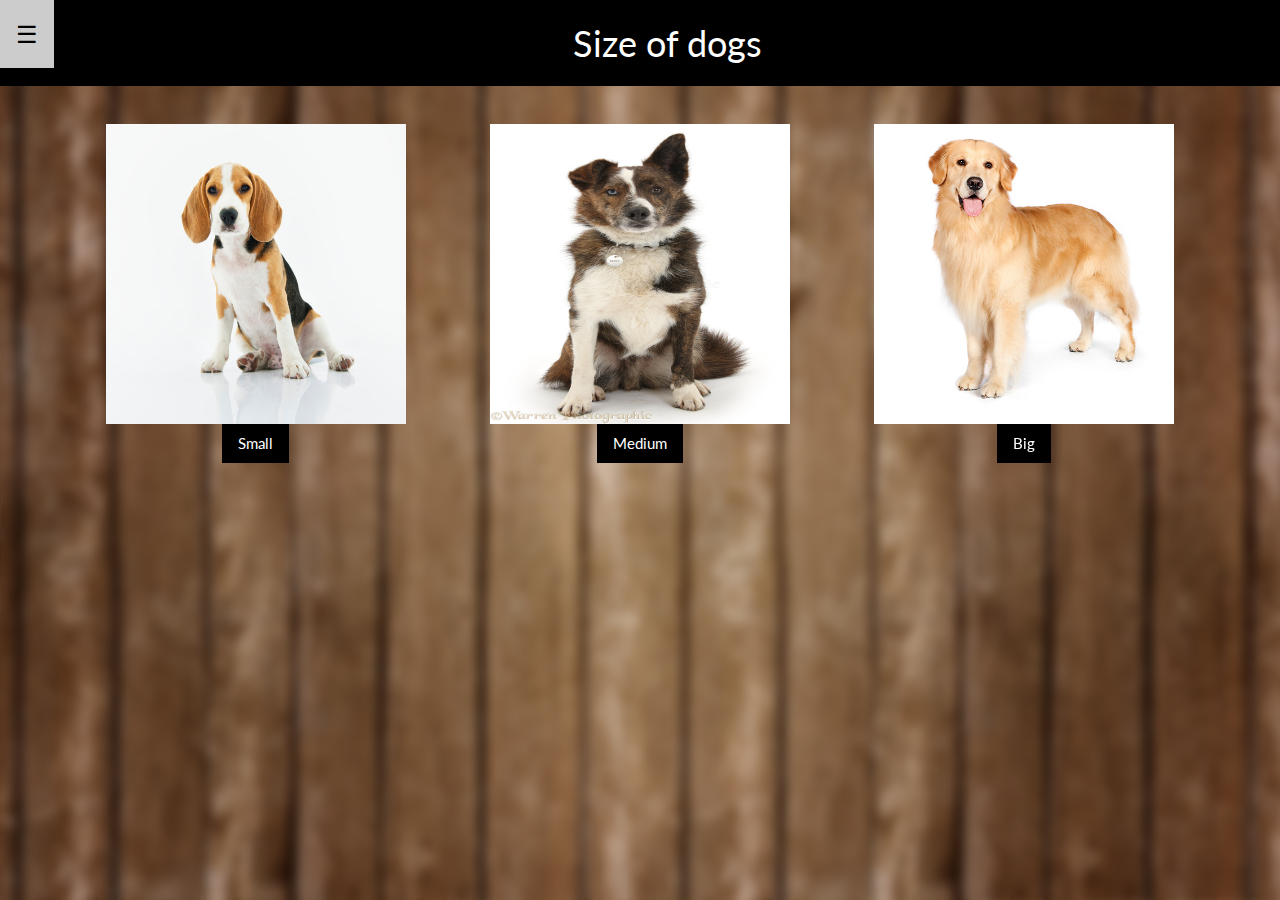
<file: talii.html>
<!DOCTYPE html>
<html>
<title>Dogs</title>
<meta charset="UTF-8">
<meta name="viewport" content="width=device-width, initial-scale=1">
<link rel="stylesheet" href="universal.css">
<link rel="stylesheet" href="https://fonts.googleapis.com/css?family=Lato">
<link rel='stylesheet' href='https://use.fontawesome.com/releases/v5.7.0/css/all.css' integrity='sha384-lZN37f5QGtY3VHgisS14W3ExzMWZxybE1SJSEsQp9S+oqd12jhcu+A56Ebc1zFSJ' crossorigin='anonymous'>
<link rel="icon" href="favicon.jpeg" type="image/png">

<style>
body,h1,h2,h3,h4,h5,h6 {font-family: "Lato", sans-serif}
.w3-bar-block .w3-bar-item {padding:20px}
body{
  background-image: url(lemnCAINI.jpg);
  background-repeat: no-repeat;
  background-attachment: fixed;
}
#more {
  display: none;
}
#backgroundimage
{
   height: auto;
   left: -8px;
   margin: 0;
   height:calc(100% + 16px);
   width:calc(400px + 16px);
   padding: 0;
   position: fixed;
   top: -8px;
   width: 102%;
   z-index: -1;
   -webkit-filter: blur(6px);
  -moz-filter: blur(6pxpx);
 }
}
</style>
<body>
<img id="backgroundimage" src="lemnCAINI.jpg" border="0" alt="">

<!-- Sidebar (hidden by default) -->
<nav class="w3-sidebar w3-bar-block w3-card w3-top w3-xlarge w3-animate-left" style="background-color: black;display:none;z-index:2;width:20%;min-width:200px" id="mySidebar">
  <a href="javascript:void(0)" onclick="w3_close()" class="w3-bar-item w3-button w3-text-white"><i class='fas fa-chevron-right'></i>Close</a>
  <a href="talii.html" onclick="w3_close()" class="w3-bar-item w3-button w3-text-white"><i class='fas fa-dog'></i>Dogs</a>
  <a href="pisici.html" onclick="w3_close()" class="w3-bar-item w3-button w3-text-white"><i class='fas fa-cat'></i>Cats</a>
  <a href="about.html" onclick="w3-close()" class="w3-bar-item w3-button w3-text-white"><i class='fas fa-home'></i>Home</a>
</nav>

<!-- Top menu -->
<div class="w3-top">
  <div class=" w3-xlarge" style="background-color:black;max-width:1300px;margin:auto">
    <div class="w3-button w3-padding-16 w3-left w3-text-white" onclick="w3_open()">☰</div>
    <div class="w3-center w3-padding-16 w3-xxlarge w3-text-white">Size of dogs</div>
  </div>
</div>

<!-- !PAGE CONTENT! -->
<div class="w3-main w3-content w3-padding" style="opacity: auto; max-width:1200px;margin-top:100px">

  <!-- First Photo Grid-->
  <div class="w3-row-padding w3-padding-16 w3-center" id="caini">
<!--mica-->
    <div class="w3-third w3-margin-bottom">

        <a href="talie_mica.html">
        <img src="mica.jpeg" style="width:300px; height:300px" /></a>

      <div class="w3-container">
      <a href="talie_mica.html" class="w3-button w3-black w3-margin-bottom">Small</a>

    </div>
    </div>
<!--medie-->
    <div class="w3-third w3-margin-bottom">
      <a href="talie_medie.html">
        <img src="mediu.jpeg" style="width:300px; height:300px" /></a>
      <div class="w3-container">
        <a href="talie_medie.html" class="w3-button w3-black w3-margin-bottom">Medium</a>

    </div>
    </div>
<!--mare-->
    <div class="w3-third w3-margin-bottom">
        <a href="talie_mare.html">
        <img src="mare.jpeg" style="width:300px; height:300px" /></a>
  <div class="w3-container">
    <a href="talie_mare.html" class="w3-button w3-black w3-margin-bottom">Big</a>
    </div>
    </div>
</div>

</div>

<script>
// Script to open and close sidebar
function w3_open() {
  document.getElementById("mySidebar").style.display = "block";
}

function w3_close() {
  document.getElementById("mySidebar").style.display = "none";
}
</script>

</body>
</html>
</file>
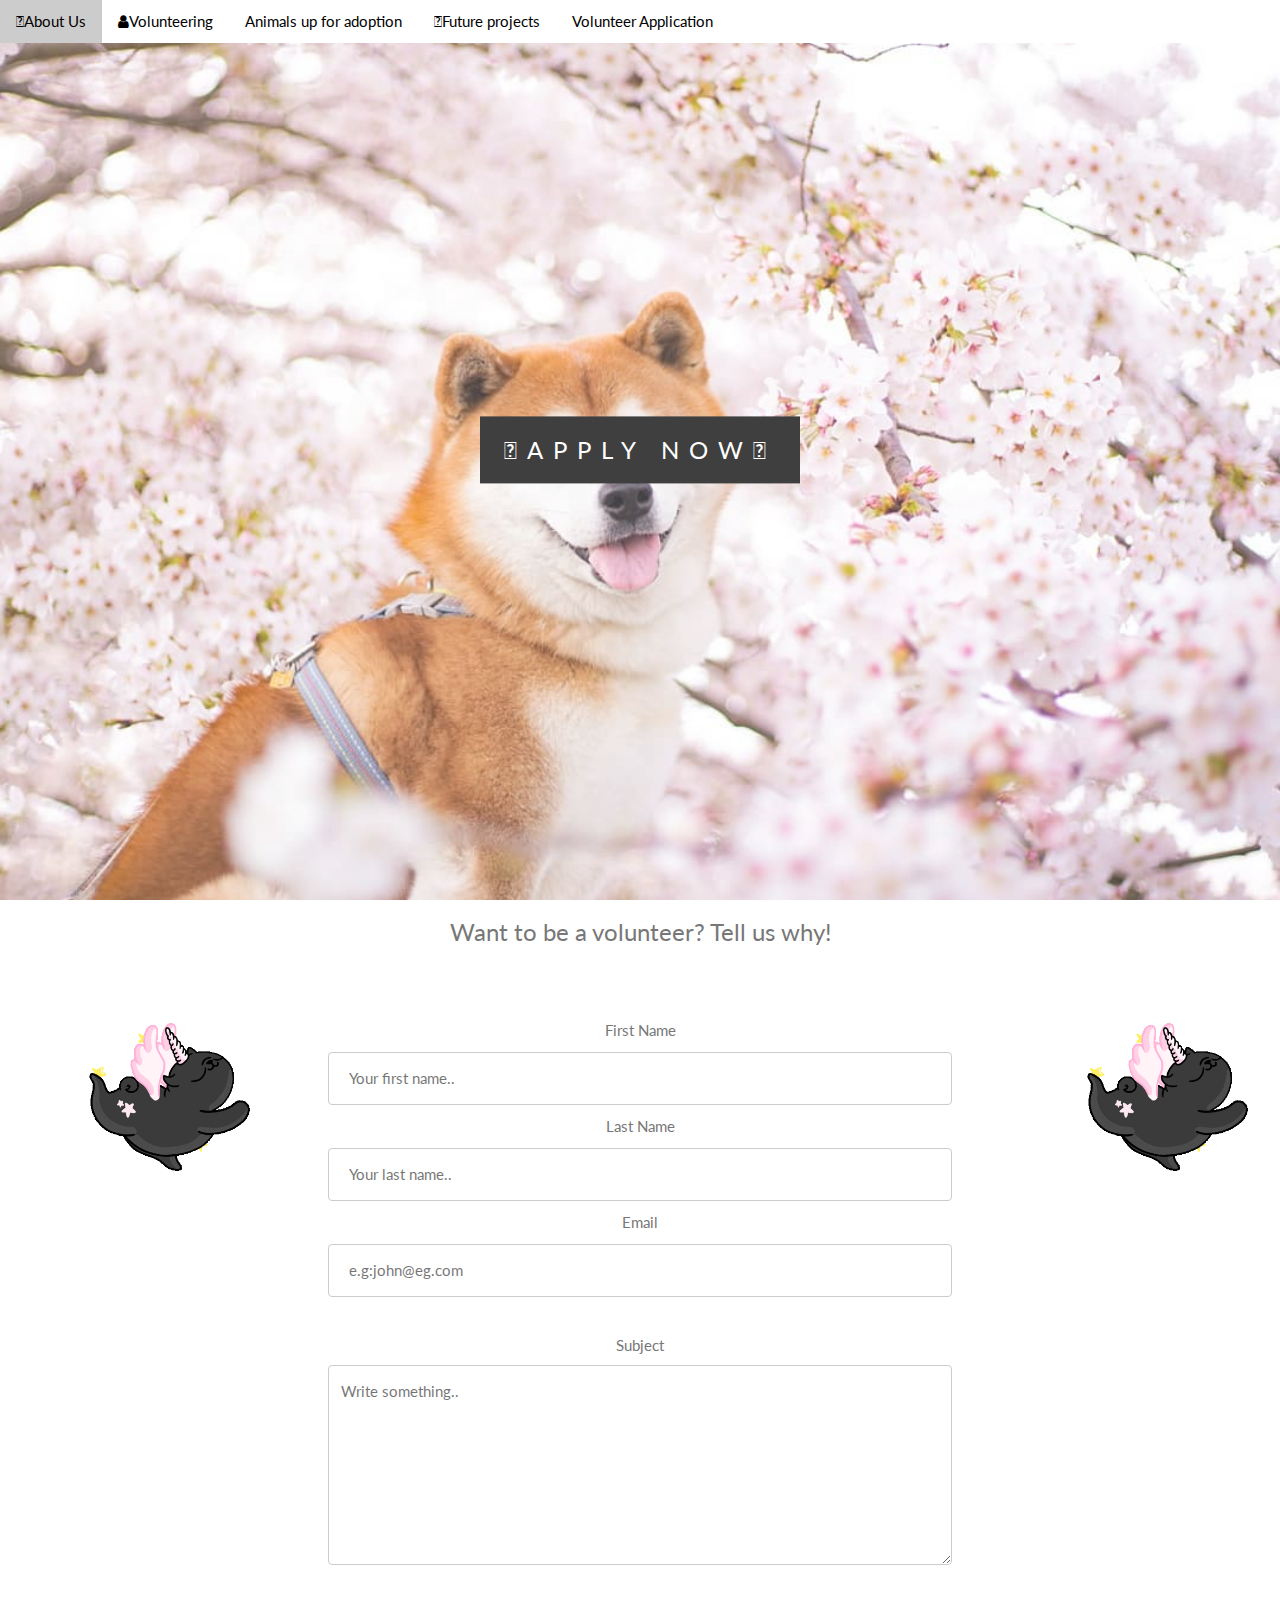
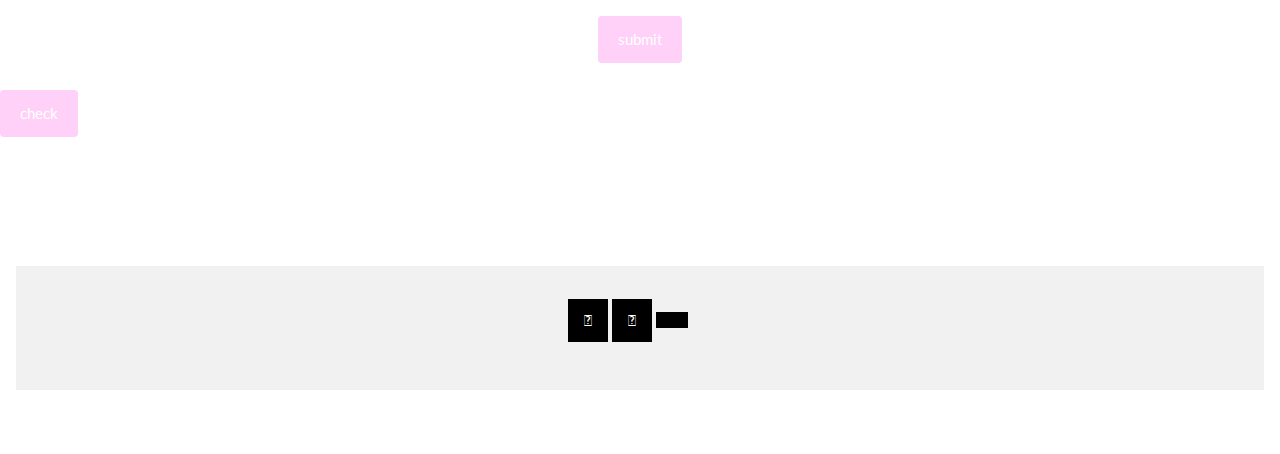
<file: volunteer.html>
<!DOCTYPE html>
<html>
<title>About us</title>
<meta charset="UTF-8">
<meta name="viewport" content="width=device-width, initial-scale=1">
<link rel="stylesheet" href="universal.css">
<link rel="stylesheet" href="https://fonts.googleapis.com/css?family=Lato">
<link rel="stylesheet" href="https://cdnjs.cloudflare.com/ajax/libs/font-awesome/4.7.0/css/font-awesome.min.css">
<link rel='stylesheet' href='https://use.fontawesome.com/releases/v5.7.0/css/all.css' integrity='sha384-lZN37f5QGtY3VHgisS14W3ExzMWZxybE1SJSEsQp9S+oqd12jhcu+A56Ebc1zFSJ' crossorigin='anonymous'>
<link rel="icon" href="favicon.jpeg" type="image/png">
<link rel="stylesheet" href="style4.css">
<style>
body,h1,h2,h3,h4,h5,h6 {font-family: "Lato", sans-serif;}


input[type=text], select, textarea {
  width: 50%;
  padding: 12px;
  border: 1px solid #ccc;
  border-radius: 4px;
  box-sizing: border-box;
  margin-top: 6px;
  margin-bottom: 16px;
  resize: vertical;
  background-color: #FFFFFF;
}

input[type=textbox], select {
  width: 50%;
  padding: 12px 20px;
  margin: 8px 0;
  display: inline-block;
  border: 1px solid #ccc;
  border-radius: 4px;
  box-sizing: border-box;
}



input[type=submit] {
  background-color: #ffd1f9;
  color: white;
  padding: 10px 20px;
  border: none;
  border-radius: 4px;
  cursor: pointer;
}

input[type=submit]:hover {
  background-color: #cfa5c9;
}

body, html {
  height: 100%;
  color: #777;
  line-height: 1.8;
}


</style>
<body>

  <!-- Navbar (sit on top) -->
  <div class="w3-top w3-white">
    <div class="w3-bar" id="myNavbar">
      <a class="w3-bar-item w3-button w3-hide-medium w3-hide-large w3-left w3-text-black" href="javascript:void(0);" onclick="toggleFunction()" title="Toggle Navigation Menu">
        <i class="fa fa-bars"></i></a>
      <a href="about.html" class="w3-bar-item w3-button w3-hide-small w3-text-black"><i class='fas fa-paw'></i>About Us</a>
      <a href="voluntariat.html" class="w3-bar-item w3-button w3-hide-small w3-text-black"><i class="fa fa-user"></i>Volunteering</a>
      <a href="animale.html" class="w3-bar-item w3-button w3-hide-small w3-text-black"><i class='fas fa-images'></i>Animals up for adoption</a>
      <a href="proiect.html" class="w3-bar-item w3-button w3-hide-small w3-text-black"><i class='fas fa-folder'></i>Future projects</a>
      <a href="volunteer.html" class="w3-bar-item w3-button w3-hide-small w3-text-black"><i class='fas fa-comment-dots'></i>Volunteer Application</a>
    </div>

    <!-- Navbar on small screens -->
    <div id="navDemo" class="w3-bar-block w3-text-black w3-hide w3-hide-large w3-hide-medium">
      <a href="about.html" class="w3-bar-item w3-button" onclick="toggleFunction()"><i class="fa fa-paw"></i>About us</a>
      <a href="voluntariat.html" class="w3-bar-item w3-button" onclick="toggleFunction()"><i class="fa fa-user"></i>Volunteering</a>
      <a href="animale.html" class="w3-bar-item w3-button" onclick="toggleFunction()"><i class='fas fa-images'></i>Animals up for adoption</a>
      <a href="proiect.html"class="w3-bar-item w3-button"onclick="toggleFunction()"><i class='fas fa-folder'></i>Projects</a>
      <a href="volunteer.html"class="w3-bar-item w3-button"onclick="toggleFunction()"><i class='fas fa-comment-dots'></i>Volunteer Application</a>
    </div>
  </div>



<!-- First Parallax Image with Logo Text -->
<div class="bgimg-1 w3-display-container w3-opacity-min" id="home">
  <div class="w3-display-middle" style="white-space:nowrap;">
    <div class="w3-center w3-padding-large w3-black w3-xlarge w3-wide w3-animate-opacity"><i class='fas fa-paw'></i>APPLY NOW<i class='fas fa-paw'></i></div>
  </div>
</div>


<!-- Container (About Section) -->
  <h3 class="w3-center">Want to be a volunteer? Tell us why!</h3><br><br>


</style>
</head>
<body>
<div class="w3-container w3-center">
  <img src="pug.gif" width=250 style="float:left"/>
  <img src="pug.gif" width=250 style="float:right"/>

  <form method="post" action="form.php">

    <div class="row">
      <div class="col">
        <label for="name">First Name</label>
      </div>
      <div class="col-75">
        <input type="textbox" name="firstname" placeholder="Your first name.." >
      </div>
    </div>

        <div class="row">
      <div class="col">
        <label for="name">Last Name</label>
      </div>
      <div class="col-75">
        <input type="textbox" name="lastname" placeholder="Your last name.." required>
      </div>
    </div>

    <div class="row">
      <div class="col-25">
        <label for="email">Email</label>
      </div>
      <div class="col-75">
        <input type="textbox" name="email" placeholder="e.g:john@eg.com" required>
      </div>
    </div>

    <div class="row">
      <div class="col-25">
        <br><label for="subject">Subject</label>
      </div>
      <div class="col-75">
        <textarea type="textarea" name="subject" placeholder="Write something.." style="height:200px"  required></textarea>
      </div>
    </div>


    <div class="row">
      <br><input type="submit" value="submit">
    </div>
  </form>
</div>

    <div class="row">
      <br><input type="submit" value="check">
    </div>
  </form>
</div>

</div>






<!--Footer-->
      <footer class="w3-container w3-padding-64 w3-center ">
       <div class="w3-light-grey w3-container w3-padding-32" style="margin-top:65px;padding-right:40px">
         <div class="w3-container">
           <button class="w3-button w3-black w3-margin-bottom" onclick="document.getElementById('telefon').style.display='block'"><i class="fas fa-phone"></i></button>
           <button class="w3-button w3-black w3-margin-bottom" onclick="document.getElementById('email').style.display='block'"><i class="fas fa-envelope"></i></button>
           <button class="w3-button w3-black w3-margin-bottom" onclick="document.getElementById('locatie').style.display='block'"><i class="fas fa-map-marker-alt"></i></button>
        </div>
         <div id="telefon" class="w3-modal">
           <div class="w3-modal-content w3-animate-top w3-card-4">
             <header class="w3-container w3-white w3-center w3-padding-32">
               <span onclick="document.getElementById('telefon').style.display='none'"class="w3-button w3-white w3-large w3-display-topright">×</span>
               <h3><i class='fas fa-phone'></i>&ensp;TELEPHONE</h3>
             </header>
             <div class="w3-container">
               <p><lable><b>Telephone:</b> 0735798568</lable> </p>
               <p><lable><b>Fax:</b> 0735798668</lable> </p>
             </div>
           </div>
         </div>


         <div id="email" class="w3-modal">
           <div class="w3-modal-content w3-animate-top w3-card-4">
             <header class="w3-container w3-white w3-center w3-padding-32">
               <span onclick="document.getElementById('email').style.display='none'"class="w3-button w3-white w3-large w3-display-topright">×</span>
               <h3><i class='fas fa-envelope'></i>&ensp;EMAIL</h3>
             </header>
             <div class="w3-container">
               <p><lable><b>Email:</b> petsshelter@yahoo.com</lable> </p>
             </div>
           </div>
         </div>


         <div id="locatie" class="w3-modal">
           <div class="w3-modal-content w3-animate-top w3-card-4">
             <header class="w3-container w3-white w3-center w3-padding-32">
               <span onclick="document.getElementById('locatie').style.display='none'"class="w3-button w3-white w3-large w3-display-topright">×</span>
               <h3><i class='fas fa-map-marker-alt'></i>&ensp;LOCATION</h3>
             </header>
             <div class="w3-container">
               <p><iframe src="https://www.google.com/maps/embed?pb=!1m18!1m12!1m3!1d2785.744977313226!2d21.19272431508138!3d45.71615272461787!2m3!1f0!2f0!3f0!3m2!1i1024!2i768!4f13.1!3m3!1m2!1s0x47455cf8da48627f%3A0x91480b381e770913!2sCalea+%C8%98agului+136%2C+Timi%C8%99oara!5e0!3m2!1sro!2sro!4v1554045812499!5m2!1sro!2sro" width="400" height="300" frameborder="0" style="border:0" allowfullscreen></iframe></p>
             </div>
           </div>
         </div>

<script>

// Change style of navbar on scroll
window.onscroll = function() {myFunction()};
function myFunction() {
    var navbar = document.getElementById("myNavbar");
    if (document.body.scrollTop > 100 || document.documentElement.scrollTop > 100) {
        navbar.className = "w3-bar" + " w3-card" + " w3-animate-top" + " w3-white";
    } else {
        navbar.className = navbar.className.replace(" w3-card w3-animate-top w3-white", "");
    }
}

// Used to toggle the menu on small screens when clicking on the menu button
function toggleFunction() {
    var x = document.getElementById("navDemo");
    if (x.className.indexOf("w3-show") == -1) {
        x.className += " w3-show";
    } else {
        x.className = x.className.replace(" w3-show", "");
    }
}


// When the user clicks anywhere outside of the modal, close it
var modal1 = document.getElementById('email');
var modal2 = document.getElementById('locatie');
var modal3 = document.getElementById('telefon');

window.onclick = function(event) {
  if (event.target == modal1) {
    modal1.style.display = "none";
  }
  if (event.target == modal2) {
    modal2.style.display = "none";
  }
  if (event.target == modal3) {
    modal3.style.display = "none";
  }
}


function validateForm() {
  var x = document.forms["name"].value;
  if (x != /^[a-zA-Z ]+$/) {
    alert("Please introduce a valid name");
    document.getElementById("submit").addEventListener("click", function() {
    document.getElementById("demo").innerHTML = "Hello World";
    //document.getElementById("submit").disabled = true;
    return false;
  }
}

</script>

</body>
</html>
</file>
<file: index.css>
body
{
	margin: 0;
	padding: 0;
	display: flex;
	justify-content: center;
	align-items: center;
	height: 100vh;
	background: #112c38;
}
ul
{
	margin: 0;
	padding: 120;
	display: flex;
}
ul li
{
	list-style: none;
	margin: 0 26px;
	transition: 0.5s;
}
ul li a
{
	display: block;
	position: relative;
	text-decoration: none;
	padding: 5px;
	font-size: 20px;
	font-family: sans-serif;
	color: #000000;
	text-transform: uppercase;
	transition: 0.7s;
}
ul:hover li a
{
	transform: scale(1.5);
	opacity: 0.2;
	filter: blur(5px);
}
ul li a:hover
{
	transform: scale(1.5);
	opacity: 1;
	filter: blur(0);
}
ul li a:before
{
	content: '';
	position: absolute;
	top: 0;
	left: 0;
	width: 100%;
	height: 90%;
	background: #ffd1f9;
	transition: transform 0.5s;
	transform-origin: right;
	transform: scaleX(0);
	z-index: -1;
	border-radius: 10px 10px 10px 10px;
}
ul li a:hover:before
{
	transition: transform 0.5s;
	transform-origin: left;
	transform: scaleX(1);
}
</file>
<file: universal.css>
html{box-sizing:border-box}*,*:before,*:after{box-sizing:inherit}
html{
-ms-text-size-adjust:100%;-webkit-text-size-adjust:100%
}
body{
margin:0
}
article,aside,details,figcaption,figure,footer,header,main,menu,nav,section,summary{
display:block
}
audio,canvas,progress,video{
display:inline-block
}progress{
vertical-align:baseline
}
audio:not([controls]){
display:none;height:0
}
[hidden],template{
display:none
}
a{
background-color:transparent;
-webkit-text-decoration-skip:objects
}
a:active,a:hover{
outline-width:0
}abbr[title]{
border-bottom:none;
text-decoration:underline;
text-decoration:underline dotted
}
dfn{
font-style:italic
}
mark{
background:#ff0;
color:#000
}
small{
font-size:80%
}
sub,sup{
font-size:75%;
line-height:0;
position:relative;
vertical-align:baseline;
}
sub{
bottom:-0.25em
}
sup{
top:-0.5em
}
figure{
margin:1em 40px
}
img{
border-style:none
}
svg:not(:root){
overflow:hidden
}
code,kbd,pre,samp{
font-family:monospace,monospace;
font-size:1em
}
hr{
box-sizing:content-box;
height:0;
overflow:visible
}
button,input,select,textarea{font:inherit;margin:0}optgroup{font-weight:bold}
button,input{overflow:visible}button,select{text-transform:none}
button,html [type=button],[type=reset],[type=submit]{-webkit-appearance:button}
button::-moz-focus-inner, [type=button]::-moz-focus-inner, [type=reset]::-moz-focus-inner, [type=submit]::-moz-focus-inner{border-style:none;padding:0}
button:-moz-focusring, [type=button]:-moz-focusring, [type=reset]:-moz-focusring, [type=submit]:-moz-focusring{outline:1px dotted ButtonText}
fieldset{border:1px solid #c0c0c0;margin:0 2px;padding:.35em .625em .75em}
legend{color:inherit;display:table;max-width:100%;padding:0;white-space:normal}textarea{overflow:auto}
[type=checkbox],[type=radio]{padding:0}
[type=number]::-webkit-inner-spin-button,[type=number]::-webkit-outer-spin-button{height:auto}
[type=search]{-webkit-appearance:textfield;outline-offset:-2px}
[type=search]::-webkit-search-cancel-button,[type=search]::-webkit-search-decoration{-webkit-appearance:none}
::-webkit-input-placeholder{color:inherit;opacity:0.54}
::-webkit-file-upload-button{-webkit-appearance:button;font:inherit}
/* End extract */
html,body{font-family:Verdana,sans-serif;font-size:15px;line-height:1.5}html{overflow-x:hidden}
h1{font-size:36px}h2{font-size:30px}h3{font-size:24px}h4{font-size:20px}h5{font-size:18px}h6{font-size:16px}.w3-serif{font-family:serif}
h1,h2,h3,h4,h5,h6{font-family:"Segoe UI",Arial,sans-serif;font-weight:400;margin:10px 0}.w3-wide{letter-spacing:4px}
hr{border:0;border-top:1px solid #eee;margin:20px 0}
.w3-image{max-width:100%;height:auto}img{vertical-align:middle}a{color:inherit}
.w3-table,.w3-table-all{border-collapse:collapse;border-spacing:0;width:100%;display:table}.w3-table-all{border:1px solid #ccc}
.w3-bordered tr,.w3-table-all tr{border-bottom:1px solid #ddd}.w3-striped tbody tr:nth-child(even){background-color:#f1f1f1}
.w3-table-all tr:nth-child(odd){background-color:#fff}.w3-table-all tr:nth-child(even){background-color:#f1f1f1}
.w3-hoverable tbody tr:hover,.w3-ul.w3-hoverable li:hover{background-color:#ccc}.w3-centered tr th,.w3-centered tr td{text-align:center}
.w3-table td,.w3-table th,.w3-table-all td,.w3-table-all th{padding:8px 8px;display:table-cell;text-align:left;vertical-align:top}
.w3-table th:first-child,.w3-table td:first-child,.w3-table-all th:first-child,.w3-table-all td:first-child{padding-left:16px}
.w3-btn,.w3-button{border:none;display:inline-block;padding:8px 16px;vertical-align:middle;overflow:hidden;text-decoration:none;color:inherit;background-color:inherit;text-align:center;cursor:pointer;white-space:nowrap}
.w3-btn:hover{box-shadow:0 8px 16px 0 rgba(0,0,0,0.2),0 6px 20px 0 rgba(0,0,0,0.19)}
.w3-btn,.w3-button{-webkit-touch-callout:none;-webkit-user-select:none;-khtml-user-select:none;-moz-user-select:none;-ms-user-select:none;user-select:none}
.w3-disabled,.w3-btn:disabled,.w3-button:disabled{cursor:not-allowed;opacity:0.3}.w3-disabled *,:disabled *{pointer-events:none}
.w3-btn.w3-disabled:hover,.w3-btn:disabled:hover{box-shadow:none}
.w3-badge,.w3-tag{background-color:#000;color:#fff;display:inline-block;padding-left:8px;padding-right:8px;text-align:center}.w3-badge{border-radius:50%}
.w3-ul{list-style-type:none;padding:0;margin:0}.w3-ul li{padding:8px 16px;border-bottom:1px solid #ddd}.w3-ul li:last-child{border-bottom:none}
.w3-tooltip,.w3-display-container{position:relative}.w3-tooltip .w3-text{display:none}.w3-tooltip:hover .w3-text{display:inline-block}
.w3-ripple:active{opacity:0.5}.w3-ripple{transition:opacity 0s}
.w3-input{padding:8px;display:block;border:none;border-bottom:1px solid #ccc;width:100%}
.w3-select{padding:9px 0;width:100%;border:none;border-bottom:1px solid #ccc}
.w3-dropdown-click,.w3-dropdown-hover{position:relative;display:inline-block;cursor:pointer}
.w3-dropdown-hover:hover .w3-dropdown-content{display:block}
.w3-dropdown-hover:first-child,.w3-dropdown-click:hover{background-color:#ccc;color:#000}
.w3-dropdown-hover:hover > .w3-button:first-child,.w3-dropdown-click:hover > .w3-button:first-child{background-color:#ccc;color:#000}
.w3-dropdown-content{cursor:auto;color:#000;background-color:#fff;display:none;position:absolute;min-width:160px;margin:0;padding:0;z-index:1}
.w3-check,.w3-radio{width:24px;height:24px;position:relative;top:6px}
.w3-sidebar{height:100%;width:200px;background-color:#fff;position:fixed!important;z-index:1;overflow:auto}
.w3-bar-block .w3-dropdown-hover,.w3-bar-block .w3-dropdown-click{width:100%}
.w3-bar-block .w3-dropdown-hover .w3-dropdown-content,.w3-bar-block .w3-dropdown-click .w3-dropdown-content{min-width:100%}
.w3-bar-block .w3-dropdown-hover .w3-button,.w3-bar-block .w3-dropdown-click .w3-button{width:100%;text-align:left;padding:8px 16px}
.w3-main,#main{transition:margin-left .4s}
.w3-modal{z-index:3;display:none;padding-top:100px;position:fixed;left:0;top:0;width:100%;height:100%;overflow:auto;background-color:rgb(0,0,0);background-color:rgba(0,0,0,0.4)}
.w3-modal-content{margin:auto;background-color:#fff;position:relative;padding:0;outline:0;width:600px}
.w3-bar{width:100%;overflow:hidden}.w3-center .w3-bar{display:inline-block;width:auto}
.w3-bar .w3-bar-item{padding:8px 16px;float:left;width:auto;border:none;display:block;outline:0}
.w3-bar .w3-dropdown-hover,.w3-bar .w3-dropdown-click{position:static;float:left}
.w3-bar .w3-button{white-space:normal}
.w3-bar-block .w3-bar-item{width:100%;display:block;padding:8px 16px;text-align:left;border:none;white-space:normal;float:none;outline:0}
.w3-bar-block.w3-center .w3-bar-item{text-align:center}.w3-block{display:block;width:100%}
.w3-responsive{display:block;overflow-x:auto}
.w3-container:after,.w3-container:before,.w3-panel:after,.w3-panel:before,.w3-row:after,.w3-row:before,.w3-row-padding:after,.w3-row-padding:before,
.w3-cell-row:before,.w3-cell-row:after,.w3-clear:after,.w3-clear:before,.w3-bar:before,.w3-bar:after{content:"";display:table;clear:both}
.w3-col,.w3-half,.w3-third,.w3-twothird,.w3-threequarter,.w3-quarter{float:left;width:100%}
.w3-col.s1{width:8.33333%}.w3-col.s2{width:16.66666%}.w3-col.s3{width:24.99999%}.w3-col.s4{width:33.33333%}
.w3-col.s5{width:41.66666%}.w3-col.s6{width:49.99999%}.w3-col.s7{width:58.33333%}.w3-col.s8{width:66.66666%}
.w3-col.s9{width:74.99999%}.w3-col.s10{width:83.33333%}.w3-col.s11{width:91.66666%}.w3-col.s12{width:99.99999%}
@media (min-width:601px){.w3-col.m1{width:8.33333%}.w3-col.m2{width:16.66666%}.w3-col.m3,.w3-quarter{width:24.99999%}.w3-col.m4,.w3-third{width:33.33333%}
.w3-col.m5{width:41.66666%}.w3-col.m6,.w3-half{width:49.99999%}.w3-col.m7{width:58.33333%}.w3-col.m8,.w3-twothird{width:66.66666%}
.w3-col.m9,.w3-threequarter{width:74.99999%}.w3-col.m10{width:83.33333%}.w3-col.m11{width:91.66666%}.w3-col.m12{width:99.99999%}}
@media (min-width:993px){.w3-col.l1{width:8.33333%}.w3-col.l2{width:16.66666%}.w3-col.l3{width:24.99999%}.w3-col.l4{width:33.33333%}
.w3-col.l5{width:41.66666%}.w3-col.l6{width:49.99999%}.w3-col.l7{width:58.33333%}.w3-col.l8{width:66.66666%}
.w3-col.l9{width:74.99999%}.w3-col.l10{width:83.33333%}.w3-col.l11{width:91.66666%}.w3-col.l12{width:99.99999%}}
.w3-rest{overflow:hidden}.w3-stretch{margin-left:-16px;margin-right:-16px}
.w3-content,.w3-auto{margin-left:auto;margin-right:auto}.w3-content{max-width:980px}.w3-auto{max-width:1140px}
.w3-cell-row{display:table;width:100%}.w3-cell{display:table-cell}
.w3-cell-top{vertical-align:top}.w3-cell-middle{vertical-align:middle}.w3-cell-bottom{vertical-align:bottom}
.w3-hide{display:none!important}.w3-show-block,.w3-show{display:block!important}.w3-show-inline-block{display:inline-block!important}
@media (max-width:1205px){.w3-auto{max-width:95%}}
@media (max-width:600px){.w3-modal-content{margin:0 10px;width:auto!important}.w3-modal{padding-top:30px}
.w3-dropdown-hover.w3-mobile .w3-dropdown-content,.w3-dropdown-click.w3-mobile .w3-dropdown-content{position:relative}
.w3-hide-small{display:none!important}.w3-mobile{display:block;width:100%!important}.w3-bar-item.w3-mobile,.w3-dropdown-hover.w3-mobile,.w3-dropdown-click.w3-mobile{text-align:center}
.w3-dropdown-hover.w3-mobile,.w3-dropdown-hover.w3-mobile .w3-btn,.w3-dropdown-hover.w3-mobile .w3-button,.w3-dropdown-click.w3-mobile,.w3-dropdown-click.w3-mobile .w3-btn,.w3-dropdown-click.w3-mobile .w3-button{width:100%}}
@media (max-width:768px){.w3-modal-content{width:500px}.w3-modal{padding-top:50px}}
@media (min-width:993px){.w3-modal-content{width:900px}.w3-hide-large{display:none!important}.w3-sidebar.w3-collapse{display:block!important}}
@media (max-width:992px) and (min-width:601px){.w3-hide-medium{display:none!important}}
@media (max-width:992px){.w3-sidebar.w3-collapse{display:none}.w3-main{margin-left:0!important;margin-right:0!important}.w3-auto{max-width:100%}}
.w3-top,.w3-bottom{position:fixed;width:100%;z-index:1}.w3-top{top:0}.w3-bottom{bottom:0}
.w3-overlay{position:fixed;display:none;width:100%;height:100%;top:0;left:0;right:0;bottom:0;background-color:rgba(0,0,0,0.5);z-index:2}
.w3-display-topleft{position:absolute;left:0;top:0}.w3-display-topright{position:absolute;right:0;top:0}
.w3-display-bottomleft{position:absolute;left:0;bottom:0}.w3-display-bottomright{position:absolute;right:0;bottom:0}
.w3-display-middle{position:absolute;top:50%;left:50%;transform:translate(-50%,-50%);-ms-transform:translate(-50%,-50%)}
.w3-display-left{position:absolute;top:50%;left:0%;transform:translate(0%,-50%);-ms-transform:translate(-0%,-50%)}
.w3-display-right{position:absolute;top:50%;right:0%;transform:translate(0%,-50%);-ms-transform:translate(0%,-50%)}
.w3-display-topmiddle{position:absolute;left:50%;top:0;transform:translate(-50%,0%);-ms-transform:translate(-50%,0%)}
.w3-display-bottommiddle{position:absolute;left:50%;bottom:0;transform:translate(-50%,0%);-ms-transform:translate(-50%,0%)}
.w3-display-container:hover .w3-display-hover{display:block}.w3-display-container:hover span.w3-display-hover{display:inline-block}.w3-display-hover{display:none}
.w3-display-position{position:absolute}
.w3-circle{border-radius:50%}
.w3-round-small{border-radius:2px}.w3-round,.w3-round-medium{border-radius:4px}.w3-round-large{border-radius:8px}.w3-round-xlarge{border-radius:16px}.w3-round-xxlarge{border-radius:32px}
.w3-row-padding,.w3-row-padding>.w3-half,.w3-row-padding>.w3-third,.w3-row-padding>.w3-twothird,.w3-row-padding>.w3-threequarter,.w3-row-padding>.w3-quarter,.w3-row-padding>.w3-col{padding:0 8px}
.w3-container,.w3-panel{padding:0.01em 16px}.w3-panel{margin-top:16px;margin-bottom:16px}
.w3-code,.w3-codespan{font-family:Consolas,"courier new";font-size:16px}
.w3-code{width:auto;background-color:#fff;padding:8px 12px;border-left:4px solid #4CAF50;word-wrap:break-word}
.w3-codespan{color:crimson;background-color:#f1f1f1;padding-left:4px;padding-right:4px;font-size:110%}
.w3-card,.w3-card-2{box-shadow:0 2px 5px 0 rgba(0,0,0,0.16),0 2px 10px 0 rgba(0,0,0,0.12)}
.w3-card-4,.w3-hover-shadow:hover{box-shadow:0 4px 10px 0 rgba(0,0,0,0.2),0 4px 20px 0 rgba(0,0,0,0.19)}
.w3-spin{animation:w3-spin 2s infinite linear}@keyframes w3-spin{0%{transform:rotate(0deg)}100%{transform:rotate(359deg)}}
.w3-animate-fading{animation:fading 10s infinite}@keyframes fading{0%{opacity:0}50%{opacity:1}100%{opacity:0}}
.w3-animate-opacity{animation:opac 0.8s}@keyframes opac{from{opacity:0} to{opacity:1}}
.w3-animate-top{position:relative;animation:animatetop 0.4s}@keyframes animatetop{from{top:-300px;opacity:0} to{top:0;opacity:1}}
.w3-animate-left{position:relative;animation:animateleft 0.4s}@keyframes animateleft{from{left:-300px;opacity:0} to{left:0;opacity:1}}
.w3-animate-right{position:relative;animation:animateright 0.4s}@keyframes animateright{from{right:-300px;opacity:0} to{right:0;opacity:1}}
.w3-animate-bottom{position:relative;animation:animatebottom 0.4s}@keyframes animatebottom{from{bottom:-300px;opacity:0} to{bottom:0;opacity:1}}
.w3-animate-zoom {animation:animatezoom 0.6s}@keyframes animatezoom{from{transform:scale(0)} to{transform:scale(1)}}
.w3-animate-input{transition:width 0.4s ease-in-out}.w3-animate-input:focus{width:100%!important}
.w3-opacity,.w3-hover-opacity:hover{opacity:0.60}.w3-opacity-off,.w3-hover-opacity-off:hover{opacity:1}
.w3-opacity-max{opacity:0.25}.w3-opacity-min{opacity:0.75}
.w3-greyscale-max,.w3-grayscale-max,.w3-hover-greyscale:hover,.w3-hover-grayscale:hover{filter:grayscale(100%)}
.w3-greyscale,.w3-grayscale{filter:grayscale(75%)}.w3-greyscale-min,.w3-grayscale-min{filter:grayscale(50%)}
.w3-sepia{filter:sepia(75%)}.w3-sepia-max,.w3-hover-sepia:hover{filter:sepia(100%)}.w3-sepia-min{filter:sepia(50%)}
.w3-tiny{font-size:10px!important}.w3-small{font-size:12px!important}.w3-medium{font-size:15px!important}.w3-large{font-size:18px!important}
.w3-xlarge{font-size:24px!important}.w3-xxlarge{font-size:36px!important}.w3-xxxlarge{font-size:48px!important}.w3-jumbo{font-size:64px!important}
.w3-left-align{text-align:left!important}.w3-right-align{text-align:right!important}.w3-justify{text-align:justify!important}.w3-center{text-align:center!important}
.w3-border-0{border:0!important}.w3-border{border:1px solid #ccc!important}
.w3-border-top{border-top:1px solid #ccc!important}.w3-border-bottom{border-bottom:1px solid #ccc!important}
.w3-border-left{border-left:1px solid #ccc!important}.w3-border-right{border-right:1px solid #ccc!important}
.w3-topbar{border-top:6px solid #ccc!important}.w3-bottombar{border-bottom:6px solid #ccc!important}
.w3-leftbar{border-left:6px solid #ccc!important}.w3-rightbar{border-right:6px solid #ccc!important}
.w3-section,.w3-code{margin-top:16px!important;margin-bottom:16px!important}
.w3-margin{margin:16px!important}.w3-margin-top{margin-top:16px!important}.w3-margin-bottom{margin-bottom:16px!important}
.w3-margin-left{margin-left:16px!important}.w3-margin-right{margin-right:16px!important}
.w3-padding-small{padding:4px 8px!important}.w3-padding{padding:8px 16px!important}.w3-padding-large{padding:12px 24px!important}
.w3-padding-16{padding-top:16px!important;padding-bottom:16px!important}.w3-padding-24{padding-top:24px!important;padding-bottom:24px!important}
.w3-padding-32{padding-top:32px!important;padding-bottom:32px!important}.w3-padding-48{padding-top:48px!important;padding-bottom:48px!important}
.w3-padding-64{padding-top:64px!important;padding-bottom:64px!important}
.w3-left{float:left!important}.w3-right{float:right!important}
.w3-button:hover{color:#000!important;background-color:#ccc!important}
.w3-transparent,.w3-hover-none:hover{background-color:transparent!important}
.w3-hover-none:hover{box-shadow:none!important}
/* Colors */
.w3-amber,.w3-hover-amber:hover{color:#000!important;background-color:#ffc107!important}
.w3-aqua,.w3-hover-aqua:hover{color:#000!important;background-color:#00ffff!important}
.w3-blue,.w3-hover-blue:hover{color:#fff!important;background-color:#2196F3!important}
.w3-light-blue,.w3-hover-light-blue:hover{color:#000!important;background-color:#87CEEB!important}
.w3-brown,.w3-hover-brown:hover{color:#fff!important;background-color:#795548!important}
.w3-cyan,.w3-hover-cyan:hover{color:#000!important;background-color:#00bcd4!important}
.w3-blue-grey,.w3-hover-blue-grey:hover,.w3-blue-gray,.w3-hover-blue-gray:hover{color:#fff!important;background-color:#607d8b!important}
.w3-green,.w3-hover-green:hover{color:#fff!important;background-color:#4CAF50!important}
.w3-light-green,.w3-hover-light-green:hover{color:#000!important;background-color:#8bc34a!important}
.w3-indigo,.w3-hover-indigo:hover{color:#fff!important;background-color:#3f51b5!important}
.w3-khaki,.w3-hover-khaki:hover{color:#000!important;background-color:#f0e68c!important}
.w3-lime,.w3-hover-lime:hover{color:#000!important;background-color:#cddc39!important}
.w3-orange,.w3-hover-orange:hover{color:#000!important;background-color:#ff9800!important}
.w3-deep-orange,.w3-hover-deep-orange:hover{color:#fff!important;background-color:#ff5722!important}
.w3-pink,.w3-hover-pink:hover{color:#fff!important;background-color:#e91e63!important}
.w3-purple,.w3-hover-purple:hover{color:#fff!important;background-color:#9c27b0!important}
.w3-deep-purple,.w3-hover-deep-purple:hover{color:#fff!important;background-color:#673ab7!important}
.w3-red,.w3-hover-red:hover{color:#fff!important;background-color:#f44336!important}
.w3-sand,.w3-hover-sand:hover{color:#000!important;background-color:#fdf5e6!important}
.w3-teal,.w3-hover-teal:hover{color:#fff!important;background-color:#009688!important}
.w3-yellow,.w3-hover-yellow:hover{color:#000!important;background-color:#ffeb3b!important}
.w3-white,.w3-hover-white:hover{color:#000!important;background-color:#fff!important}
.w3-black,.w3-hover-black:hover{color:#fff!important;background-color:#000!important}
.w3-grey,.w3-hover-grey:hover,.w3-gray,.w3-hover-gray:hover{color:#000!important;background-color:#9e9e9e!important}
.w3-light-grey,.w3-hover-light-grey:hover,.w3-light-gray,.w3-hover-light-gray:hover{color:#000!important;background-color:#f1f1f1!important}
.w3-dark-grey,.w3-hover-dark-grey:hover,.w3-dark-gray,.w3-hover-dark-gray:hover{color:#fff!important;background-color:#616161!important}
.w3-pale-red,.w3-hover-pale-red:hover{color:#000!important;background-color:#ffdddd!important}
.w3-pale-green,.w3-hover-pale-green:hover{color:#000!important;background-color:#ddffdd!important}
.w3-pale-yellow,.w3-hover-pale-yellow:hover{color:#000!important;background-color:#ffffcc!important}
.w3-pale-blue,.w3-hover-pale-blue:hover{color:#000!important;background-color:#ddffff!important}
.w3-text-amber,.w3-hover-text-amber:hover{color:#ffc107!important}
.w3-text-aqua,.w3-hover-text-aqua:hover{color:#00ffff!important}
.w3-text-blue,.w3-hover-text-blue:hover{color:#2196F3!important}
.w3-text-light-blue,.w3-hover-text-light-blue:hover{color:#87CEEB!important}
.w3-text-brown,.w3-hover-text-brown:hover{color:#795548!important}
.w3-text-cyan,.w3-hover-text-cyan:hover{color:#00bcd4!important}
.w3-text-blue-grey,.w3-hover-text-blue-grey:hover,.w3-text-blue-gray,.w3-hover-text-blue-gray:hover{color:#607d8b!important}
.w3-text-green,.w3-hover-text-green:hover{color:#4CAF50!important}
.w3-text-light-green,.w3-hover-text-light-green:hover{color:#8bc34a!important}
.w3-text-indigo,.w3-hover-text-indigo:hover{color:#3f51b5!important}
.w3-text-khaki,.w3-hover-text-khaki:hover{color:#b4aa50!important}
.w3-text-lime,.w3-hover-text-lime:hover{color:#cddc39!important}
.w3-text-orange,.w3-hover-text-orange:hover{color:#ff9800!important}
.w3-text-deep-orange,.w3-hover-text-deep-orange:hover{color:#ff5722!important}
.w3-text-pink,.w3-hover-text-pink:hover{color:#e91e63!important}
.w3-text-purple,.w3-hover-text-purple:hover{color:#9c27b0!important}
.w3-text-deep-purple,.w3-hover-text-deep-purple:hover{color:#673ab7!important}
.w3-text-red,.w3-hover-text-red:hover{color:#f44336!important}
.w3-text-sand,.w3-hover-text-sand:hover{color:#fdf5e6!important}
.w3-text-teal,.w3-hover-text-teal:hover{color:#009688!important}
.w3-text-yellow,.w3-hover-text-yellow:hover{color:#d2be0e!important}
.w3-text-white,.w3-hover-text-white:hover{color:#fff!important}
.w3-text-black,.w3-hover-text-black:hover{color:#000!important}
.w3-text-grey,.w3-hover-text-grey:hover,.w3-text-gray,.w3-hover-text-gray:hover{color:#757575!important}
.w3-text-light-grey,.w3-hover-text-light-grey:hover,.w3-text-light-gray,.w3-hover-text-light-gray:hover{color:#f1f1f1!important}
.w3-text-dark-grey,.w3-hover-text-dark-grey:hover,.w3-text-dark-gray,.w3-hover-text-dark-gray:hover{color:#3a3a3a!important}
.w3-border-amber,.w3-hover-border-amber:hover{border-color:#ffc107!important}
.w3-border-aqua,.w3-hover-border-aqua:hover{border-color:#00ffff!important}
.w3-border-blue,.w3-hover-border-blue:hover{border-color:#2196F3!important}
.w3-border-light-blue,.w3-hover-border-light-blue:hover{border-color:#87CEEB!important}
.w3-border-brown,.w3-hover-border-brown:hover{border-color:#795548!important}
.w3-border-cyan,.w3-hover-border-cyan:hover{border-color:#00bcd4!important}
.w3-border-blue-grey,.w3-hover-border-blue-grey:hover,.w3-border-blue-gray,.w3-hover-border-blue-gray:hover{border-color:#607d8b!important}
.w3-border-green,.w3-hover-border-green:hover{border-color:#4CAF50!important}
.w3-border-light-green,.w3-hover-border-light-green:hover{border-color:#8bc34a!important}
.w3-border-indigo,.w3-hover-border-indigo:hover{border-color:#3f51b5!important}
.w3-border-khaki,.w3-hover-border-khaki:hover{border-color:#f0e68c!important}
.w3-border-lime,.w3-hover-border-lime:hover{border-color:#cddc39!important}
.w3-border-orange,.w3-hover-border-orange:hover{border-color:#ff9800!important}
.w3-border-deep-orange,.w3-hover-border-deep-orange:hover{border-color:#ff5722!important}
.w3-border-pink,.w3-hover-border-pink:hover{border-color:#e91e63!important}
.w3-border-purple,.w3-hover-border-purple:hover{border-color:#9c27b0!important}
.w3-border-deep-purple,.w3-hover-border-deep-purple:hover{border-color:#673ab7!important}
.w3-border-red,.w3-hover-border-red:hover{border-color:#f44336!important}
.w3-border-sand,.w3-hover-border-sand:hover{border-color:#fdf5e6!important}
.w3-border-teal,.w3-hover-border-teal:hover{border-color:#009688!important}
.w3-border-yellow,.w3-hover-border-yellow:hover{border-color:#ffeb3b!important}
.w3-border-white,.w3-hover-border-white:hover{border-color:#fff!important}
.w3-border-black,.w3-hover-border-black:hover{border-color:#000!important}
.w3-border-grey,.w3-hover-border-grey:hover,.w3-border-gray,.w3-hover-border-gray:hover{border-color:#9e9e9e!important}
.w3-border-light-grey,.w3-hover-border-light-grey:hover,.w3-border-light-gray,.w3-hover-border-light-gray:hover{border-color:#f1f1f1!important}
.w3-border-dark-grey,.w3-hover-border-dark-grey:hover,.w3-border-dark-gray,.w3-hover-border-dark-gray:hover{border-color:#616161!important}
.w3-border-pale-red,.w3-hover-border-pale-red:hover{border-color:#ffe7e7!important}.w3-border-pale-green,.w3-hover-border-pale-green:hover{border-color:#e7ffe7!important}
.w3-border-pale-yellow,.w3-hover-border-pale-yellow:hover{border-color:#ffffcc!important}.w3-border-pale-blue,.w3-hover-border-pale-blue:hover{border-color:#e7ffff!important}
</file>
<file: style.css>
ul
{
	margin: 0;
	padding: 0;
	display: flex;
}
a
{
  text-decoration:none;
}
ul a
{
	list-style: none;
	margin: 0 20px;
  display: block;
	position: relative;
	padding: 5px;
	font-size: 18px;
	font-family: sans-serif;
}

.bgimg-1, .bgimg-2, .bgimg-3 {
  background-attachment: fixed;
  background-position: center;
  background-repeat: no-repeat;
  background-size: cover;
}
.bgimg-1 {
  background-image: url("adopta.jpeg") ;
  min-height: 100%;
}
.w3-wide {letter-spacing: 10px;}
.w3-hover-opacity {cursor: pointer;}
</file>
<file: style4.css>
ul
{
	margin: 0;
	padding: 0;
	display: flex;
}
a
{
  text-decoration:none;
}
ul a
{
	list-style: none;
	margin: 0 20px;
  display: block;
	position: relative;
	padding: 5px;
	font-size: 18px;
	font-family: sans-serif;
}

.bgimg-1{
  background-attachment: fixed;
  background-position: center;
  background-repeat: no-repeat;
  background-size: cover;
}
.bgimg-1 {
  background-image: url("beluk.png") ;
  min-height: 100%;
}
.w3-wide {letter-spacing: 10px;}
.w3-hover-opacity {cursor: pointer;}
</file>
